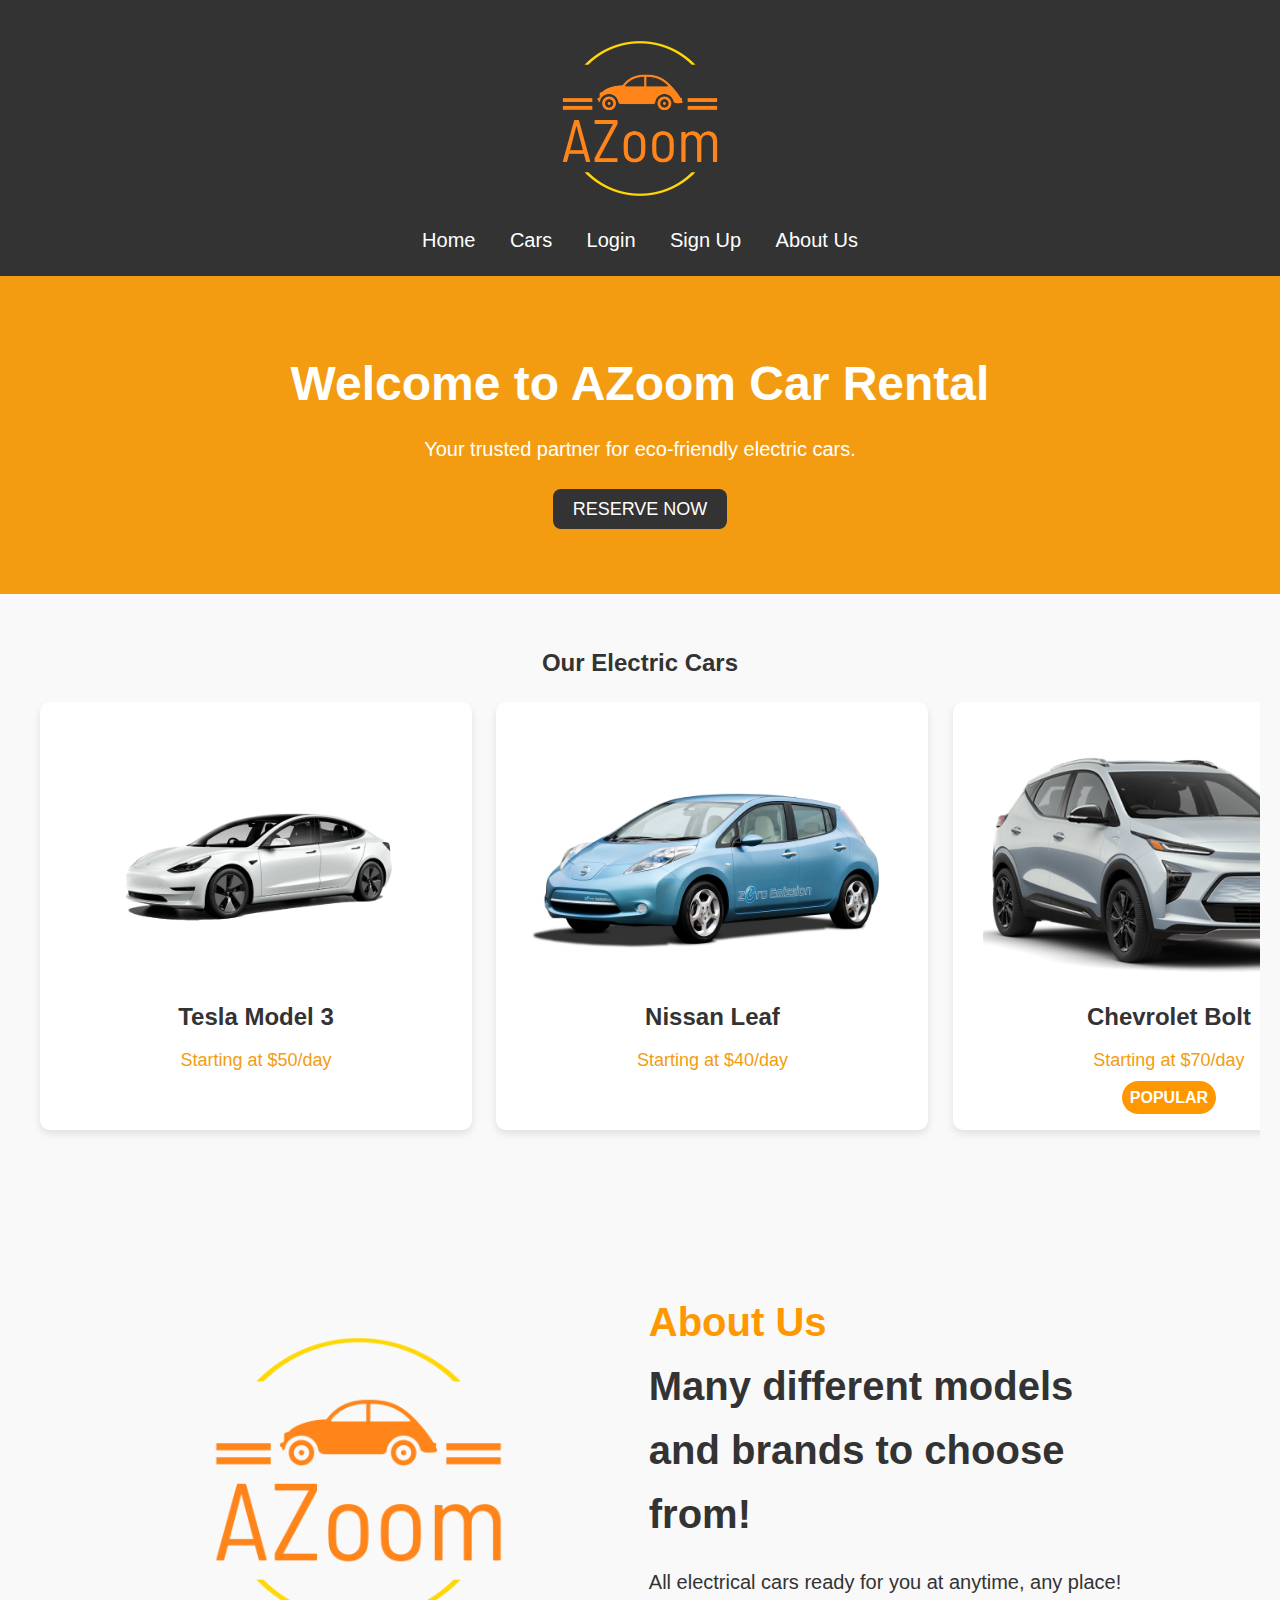
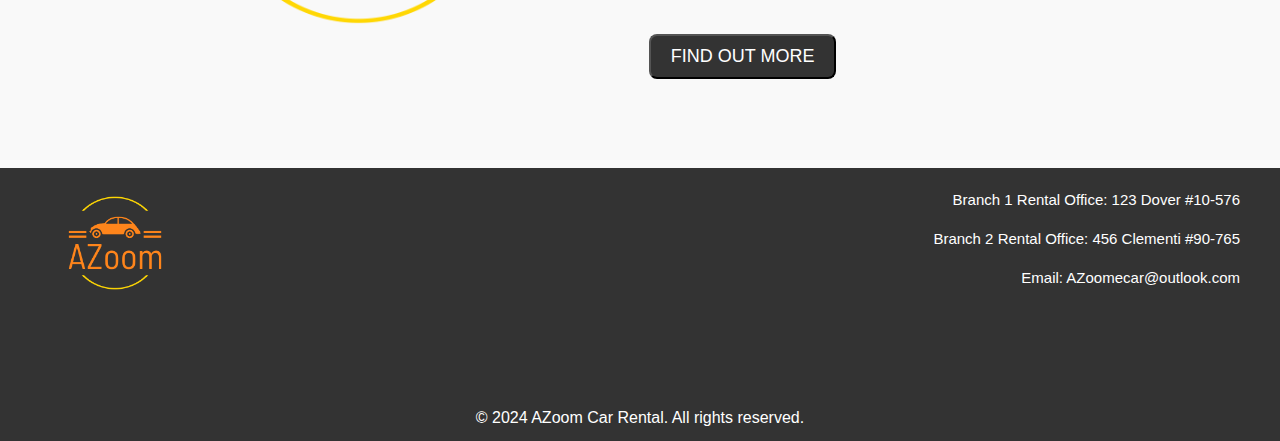
<file: ISIT 207/Assignment_2/index.html>
<!DOCTYPE html>
<html lang="en">

<head>
    <meta charset="UTF-8">
    <meta name="viewport" content="width=device-width, initial-scale=1.0">
    <title>AZoom Car Rental</title>
    <link rel="stylesheet" href="style.css">
    <link rel="stylesheet" href="https://cdnjs.cloudflare.com/ajax/libs/font-awesome/4.7.0/css/font-awesome.min.css">
    <link rel="icon" type="image/x-icon" href="resources/images/favicon.ico">
    <script src="script.js" defer></script>
</head>

<body>

    <header>
        <div id="logo">
            <a href="index.html"><img src="resources/images/azoom_logo.png" alt="AZoom Car Rental Logo"></a>
        </div>
        <div id="hamburger_icon">
            <a href="javascript:void(0);" class="icon" onclick="hamburger()"><i class="fa fa-bars"
                    style="font-size:70px; color:white"></i></a>
        </div>
        <div id="cross_icon" class="hidden">
            <a href="javascript:void(0);" class="icon" onclick="cross()"><i class="fa fa-close"
                    style="font-size:70px; color:white;"></i></a>
        </div>

        <nav>
            <ul id="links">
                <li><a href="index.html">Home</a></li>
                <li><a href="#cars">Cars</a></li>
                
                <li id="reservationBtn" class="hidden"><a href="reservation.html">Reservation</a></li>
                <li id="returningBtn" class="hidden"><a href="returning.html">Returning</a></li>
                <li id="loginBtn"><a href="login.html">Login</a></li>
                <li id="signupBtn"><a href="signup.html">Sign Up</a></li>
                <li id="logoutBtn" class="hidden"><a href="#" onclick="logOut()">Log Out</a></li>
                <li><a href="#about_container">About Us</a></li>
            </ul>
        </nav>
    </header>

    <section id="home">
        <div class="banner">
            <h1>Welcome to AZoom Car Rental</h1>
            <p>Your trusted partner for eco-friendly electric cars.</p>
            <a href="login.html" class="btn" id="reserveBtn">Reserve Now</a>
        </div>
    </section>

    <section id="cars">
        <h2>Our Electric Cars</h2>
        <div class="car_list">
            <div class="car_item">
                <a href="login.html">
                    <img src="resources/images/tesla_m3.png" alt="Electric Car 1">
                    <h3>Tesla Model 3</h3>
                    <p>Starting at $50/day</p>
                    <br>
                </a>
            </div>

            <div class="car_item">
                <a href="login.html">
                    <img src="resources/images/nissan_leaf.jpg" alt="Electric Car 2">
                    <h3>Nissan Leaf</h3>
                    <p>Starting at $40/day</p>
                    <br>
                </a>
            </div>

            <div class="car_item">
                <a href="login.html">
                    <img src="resources/images/chevrolet_bolt.png" alt="Electric Car 3">
                    <h3>Chevrolet Bolt</h3>
                    <p>Starting at $70/day</p>
                    <span class="tag">POPULAR</span>
                </a>
            </div>

            <div class="car_item">
                <a href="login.html">
                    <img src="resources/images/tesla_model_x_luxury.png" alt="Electric Car 4">
                    <h3>Tesla Model X Luxury</h3>
                    <p>Starting at $60/day</p>
                    <br>
                </a>
            </div>
        </div>
    </section>


    <div id="about_container">
        <div class="about_left">
            <img src="resources/images/azoom_logo.png" alt="logo" width="100%">
        </div>

        <div class="about_right">
            <span>
                <h1>About Us</h1>
                <h2>Many different models and brands to choose from!</h2>
                <p>All electrical cars ready for you at anytime, any place!</p>
                <br>
                <button class="btn" type="button">Find out more</button>
            </span>
        </div>
    </div>

    <footer>
        <div id="footer_container">
            <span id="footer_left">
                <a href="index.html"><img src="resources/images/azoom_logo.png" alt="logo" width="150px"></a>
            </span>

            <span id="footer_right">
                <span>
                    <p>Branch 1 Rental Office: 123 Dover #10-576</p>
                    <p>Branch 2 Rental Office: 456 Clementi #90-765</p>
                    <p id="footer_email">Email: <a href="mailto:AZoomecar@outlook.com">AZoomecar@outlook.com</a></p>
                </span>
            </span>
        </div>


        <p id="copyright">&copy; 2024 AZoom Car Rental. All rights reserved.</p>
    </footer>
</body>

</html>
</file>
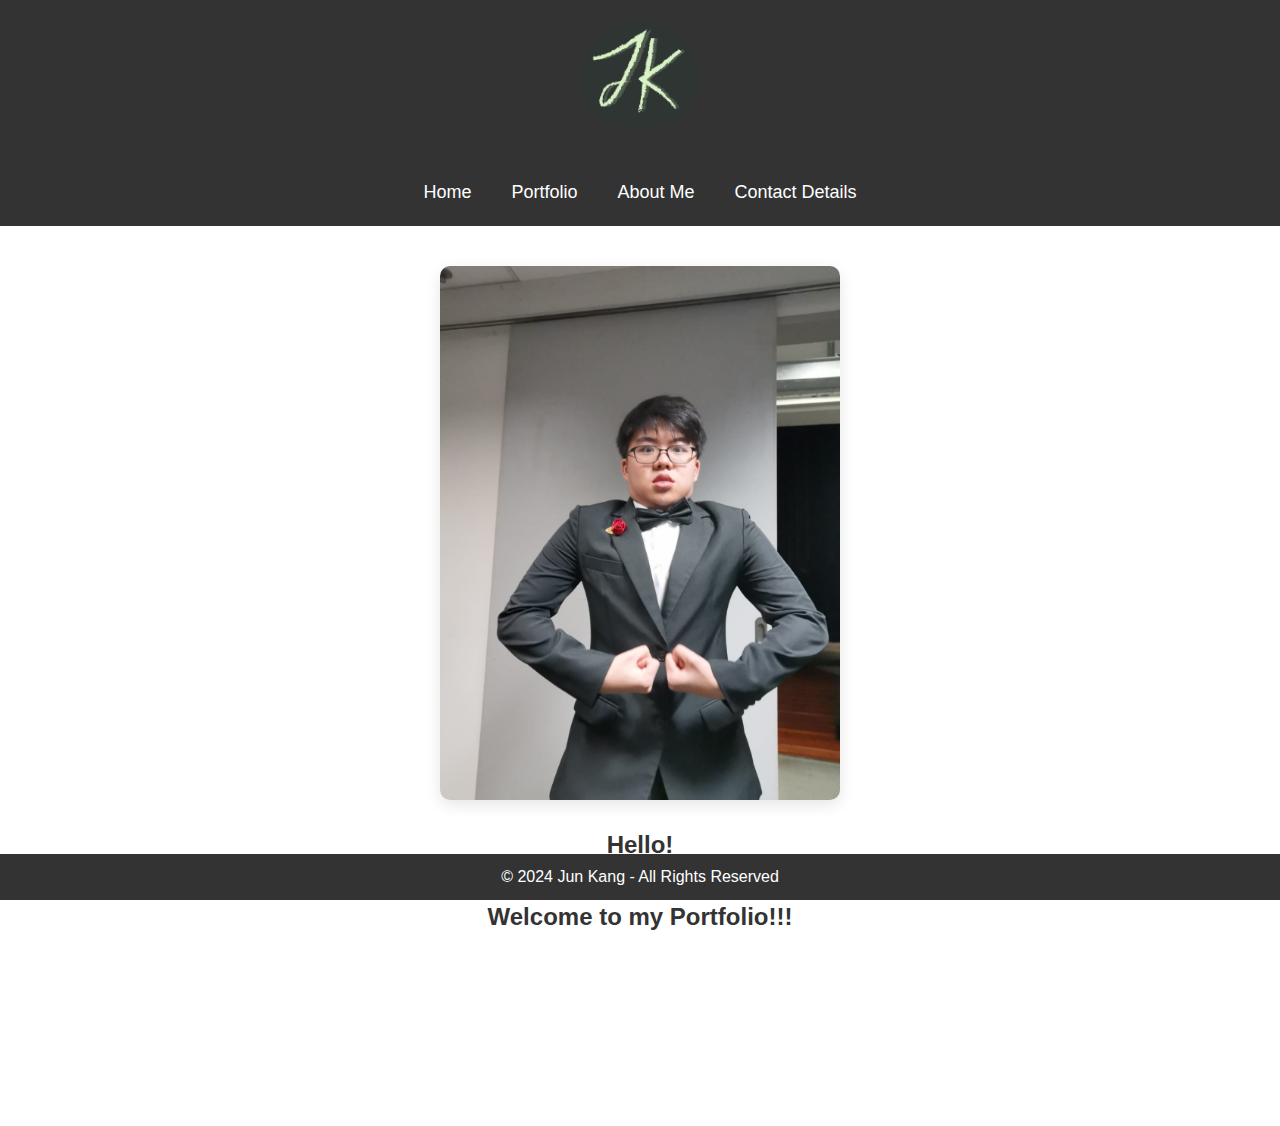
<file: Project Archives/Portfolio Project HTML/index.html>
<!DOCTYPE html>
<html>

<head>
  <meta charset="utf-8" />
  <link rel="stylesheet" type=text/css href="style.css">
  <title>Welcome to my Website!</title>
</head>
<header id="logo">
  <a href="index.html"><img src="images/logo.png" alt="Logo" /></a>
</header>

<body>
  <div id="main-container">
    <nav id="nav-flex-container">
      <ul class="main-menu">
        <li id="Homer"><a href="index.html" title="Home">Home</a></li>
        <li>
          <a href="Project1_Portfolio.html" title="Portfolio">Portfolio</a>
        </li>
        <li><a href="Project1_AboutMe.html" title="About Me">About Me</a></li>
        <li>
          <a href="Project1_Contact.html" title="Contact">Contact Details</a>
        </li>
      </ul>
    </nav>
    <main>
      <div id="flex-container">
        <section id="s1">
          <img id="flexer" src="images/flex.png" alt="Portfolio Image" />
        </section>
        <p id="text1">
          Hello!<br />My name is Jun Kang!<br />Welcome to my Portfolio!!!
        </p>
      </div>
    </main>
  </div>
  <footer>&copy; 2024 Jun Kang - All Rights Reserved</footer>
</body>

</html>
</file>
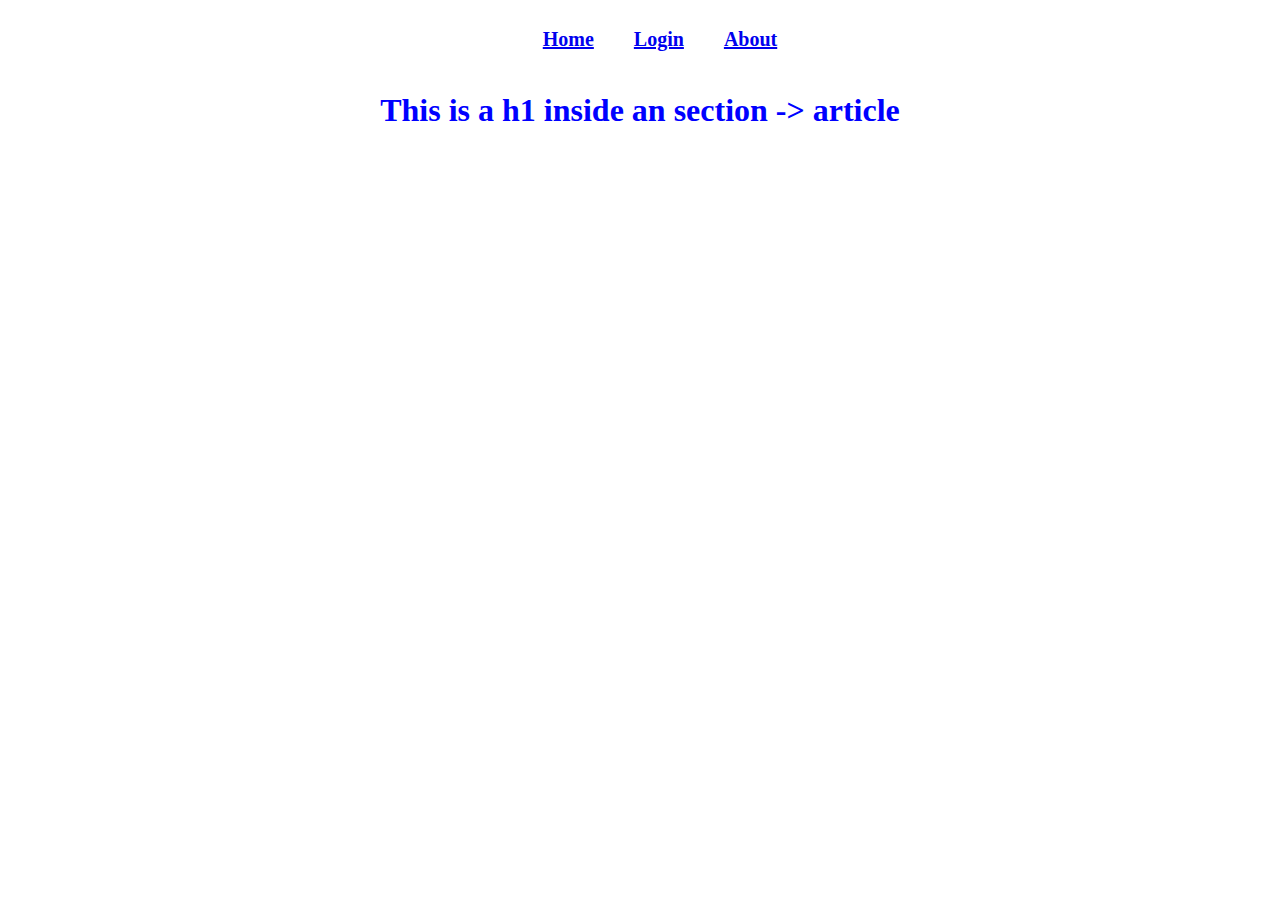
<file: ISIT 207/Activities/LearningA3/index.html>
<!DOCTYPE html>
<html lang="en">
<head>
    <meta charset="UTF-8">
    <meta name="viewport" content="width=device-width, initial-scale=1.0">
    <title>Document</title>
    <style>
        section article h1 {
            text-align:center;
            color:blue;
        }
        
        #navbar {
            display:flex;
            justify-content: center;
            font-weight: bold;
            font-size: 20px;
        }
        @media only screen and (max-width:800px) {
            body {
                background-color: lightgray;
            }
        }
    </style>
</head>

<body>
<header>
    <nav id="navbar">
        <ul><a href="#">Home</a></ul>
        <ul><a href="#">Login</a></ul>
        <ul><a href="#">About</a></ul>
    </nav>
</header>

<section>
    <article>
        <h1>This is a h1 inside an section -> article</h1>
    </article>
</section>

<footer>

</footer>

</body>
</html>
</file>
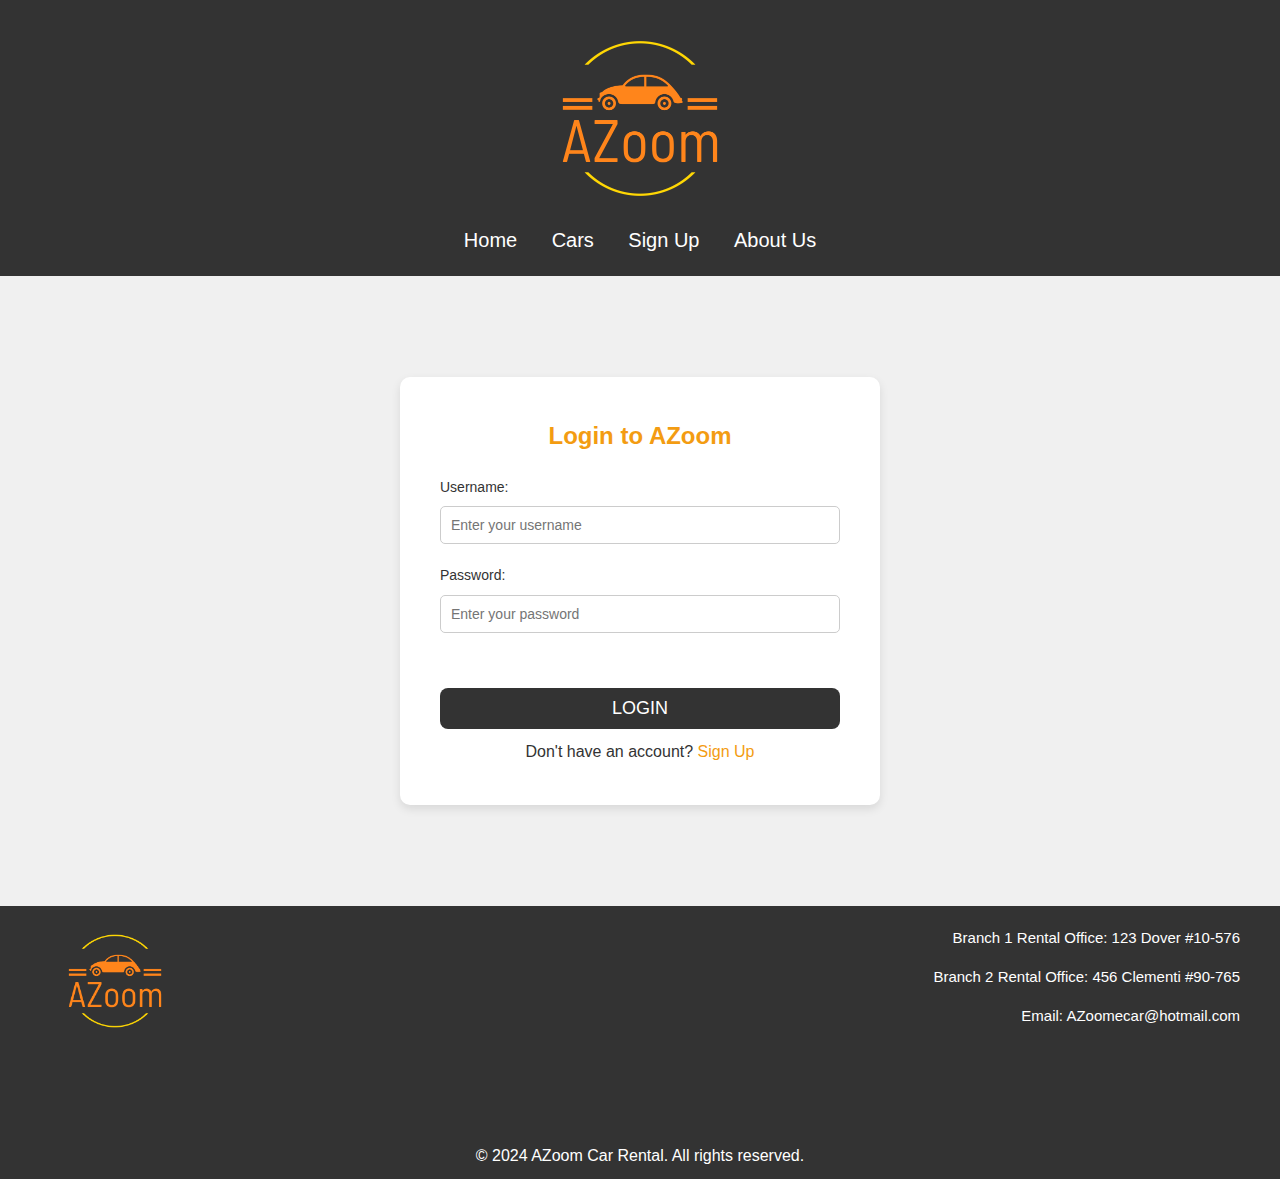
<file: ISIT 207/Assignment_2/login.html>
<!DOCTYPE html>
<html lang="en">

<head>
    <meta charset="UTF-8" />
    <meta name="viewport" content="width=device-width, initial-scale=1.0" />
    <title>Login - AZoom Car Rental</title>
    <link rel="stylesheet" href="style.css" />
    <link rel="icon" type="image/x-icon" href="resources/images/favicon.ico">
    <link rel="stylesheet" href="https://cdnjs.cloudflare.com/ajax/libs/font-awesome/4.7.0/css/font-awesome.min.css">
    <script src="script.js" defer></script>
    
</head>

<body>

    <header>
        <div id="logo">
            <a href="index.html"><img src="resources/images/azoom_logo.png" alt="AZoom Car Rental Logo"></a>
        </div>

        <div id="hamburger_icon">
            <a href="javascript:void(0);" class="icon" onclick="hamburger()"><i class="fa fa-bars"
                    style="font-size:70px; color:white"></i></a>
        </div>
        <div id="cross_icon" class="hidden">
            <a href="javascript:void(0);" class="icon" onclick="cross()"><i class="fa fa-close"
                    style="font-size:70px; color:white;"></i></a>
        </div>

        <nav>
            <ul id="links">
                <li><a href="index.html">Home</a></li>
                <li><a href="index.html#cars">Cars</a></li>
                <li><a href="signup.html">Sign Up</a></li>
                <li><a href="index.html#about_container">About Us</a></li>
            </ul>
        </nav>
    </header>


    <section id="login">
        <div class="login_container">
            <h2>Login to AZoom</h2>
            <form id="login_form">
                <label for="username">Username:</label>
                <input type="text" id="username" name="username" placeholder="Enter your username" required />

                <label for="password">Password:</label>
                <input type="password" id="password" name="password" placeholder="Enter your password" required />

                <br>
                <button type="submit" class="btn" onclick="commenceLogin()">Login</button>
            </form>

            <p>Don't have an account? <a href="signup.html">Sign Up</a></p>
        </div>
    </section>

    <footer>
        <div id="footer_container">
            <span id="footer_left">
                <a href="index.html"><img src="resources/images/azoom_logo.png" alt="logo" width="150px"></a>
            </span>

            <span id="footer_right">
                <span>
                    <p>Branch 1 Rental Office: 123 Dover #10-576</p>
                    <p>Branch 2 Rental Office: 456 Clementi #90-765</p>
                    <p id="footer_email">Email: <a href="mailto:AZoomecar@hotmail.com">AZoomecar@hotmail.com</a></p>
                </span>
            </span>
        </div>


        <p id="copyright">&copy; 2024 AZoom Car Rental. All rights reserved.</p>
    </footer>

</body>

</html>
</file>
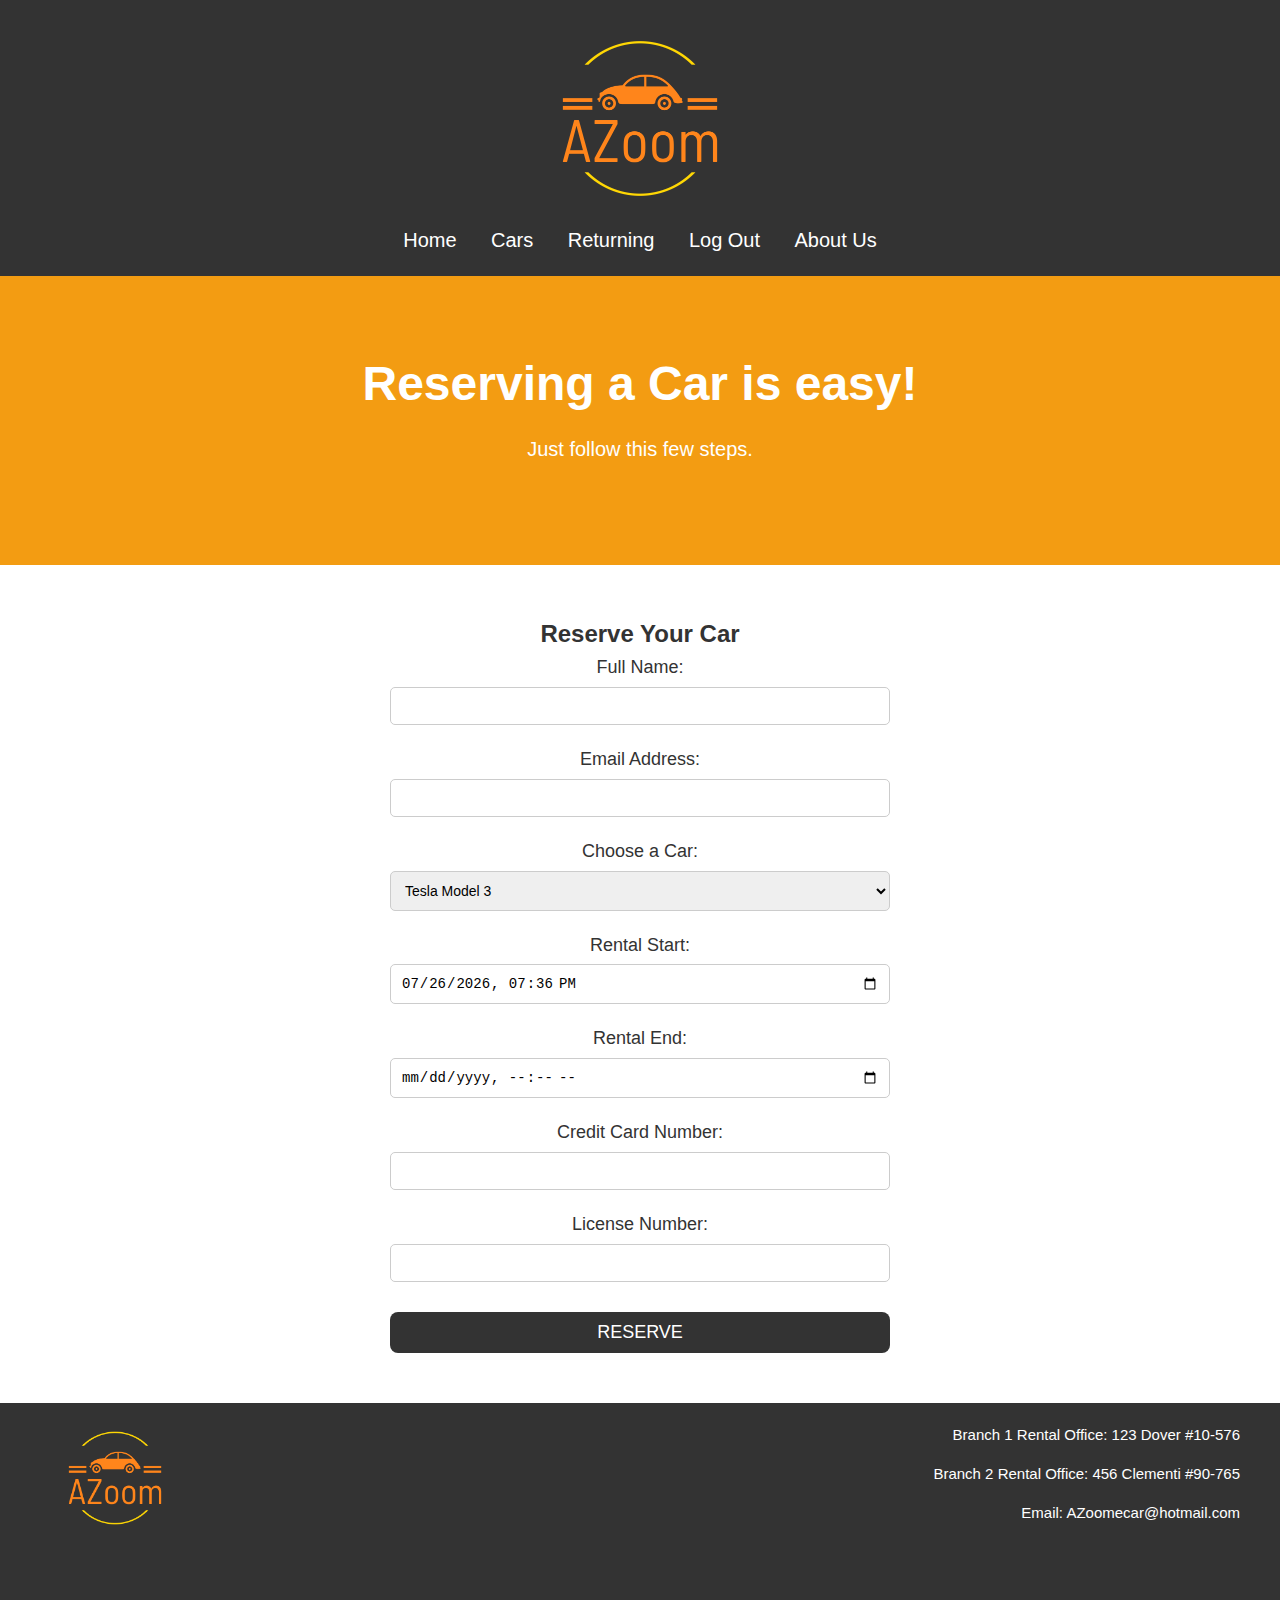
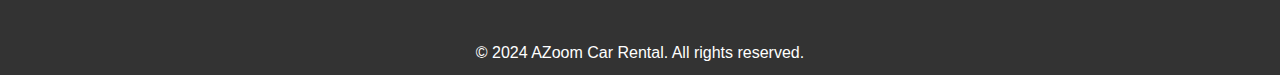
<file: ISIT 207/Assignment_2/reservation.html>
<!DOCTYPE html>
<html lang="en">

<head>
    <meta charset="UTF-8">
    <meta name="viewport" content="width=device-width, initial-scale=1.0">
    <title>Reservation - AZoom</title>
    <link rel="stylesheet" href="style.css">
    <link rel="stylesheet" href="https://cdnjs.cloudflare.com/ajax/libs/font-awesome/4.7.0/css/font-awesome.min.css">
    <link rel="icon" type="image/x-icon" href="resources/images/favicon.ico">
    <script src="script.js" defer></script>
</head>

<body>
    <header>
        <div id="logo">
            <a href="index.html"><img src="resources/images/azoom_logo.png" alt="AZoom Car Rental Logo"></a>
        </div>
        <div id="hamburger_icon">
            <a href="javascript:void(0);" class="icon" onclick="hamburger()"><i class="fa fa-bars"
                    style="font-size:70px; color:white"></i></a>
        </div>
        <div id="cross_icon" class="hidden">
            <a href="javascript:void(0);" class="icon" onclick="cross()"><i class="fa fa-close"
                    style="font-size:70px; color:white;"></i></a>
        </div>

        <nav>
            <ul id="links">
                <li><a href="index.html">Home</a></li>
                <li><a href="#cars">Cars</a></li>
                <li><a href="returning.html">Returning</a></li>
                <li><a href="#" onclick="logOut()">Log Out</a></li>
                <li><a href="#">About Us</a></li>
            </ul>
        </nav>
    </header>

    <section id="home">
        <div class="banner">
            <h1>Reserving a Car is easy!</h1>
            <p>Just follow this few steps.</p>
        </div>
    </section>

    <section id="reservation">
        <h2>Reserve Your Car</h2>
        <form id="reservation_form">
            <label for="name">Full Name:</label>
            <input type="text" id="name" name="name" required>

            <label for="email">Email Address:</label>
            <input type="email" id="email" name="email" required>

            <label for="car_select">Choose a Car:</label>
            <select id="car_select" name="car_select">
                <option value="Tesla Model 3">Tesla Model 3</option>
                <option value="Nissan Leaf">Nissan Leaf</option>
                <option value="Chevrolet Bolt">Chevrolet Bolt</option>
                <option value="Tesla Model X Luxury">Tesla Model X Luxury</option>
            </select>

            <label for="rental_start">Rental Start:</label>
            <input type="datetime-local" id="rental_start" name="rental_start" required>

            <label for="rental_end">Rental End:</label>
            <input type="datetime-local" id="rental_end" name="rental_end" required>

            <label for="credit_card">Credit Card Number:</label>
            <input type="text" id="credit_card" name="credit_card" required>

            <label for="licence_number">License Number:</label>
            <input type="text" id="licence_number" name="licence_number" required>

            <button type="submit" class="btn">Reserve</button>
        </form>
    </section>

    <footer>
        <div id="footer_container">
            <span id="footer_left">
                <a href="index.html"><img src="resources/images/azoom_logo.png" alt="logo" width="150px"></a>
            </span>

            <span id="footer_right">
                <span>
                    <p>Branch 1 Rental Office: 123 Dover #10-576</p>
                    <p>Branch 2 Rental Office: 456 Clementi #90-765</p>
                    <p id="footer_email">Email: <a href="mailto:AZoomecar@hotmail.com">AZoomecar@hotmail.com</a></p>
                </span>
            </span>
        </div>


        <p id="copyright">&copy; 2024 AZoom Car Rental. All rights reserved.</p>
    </footer>

</body>

</html>
</file>
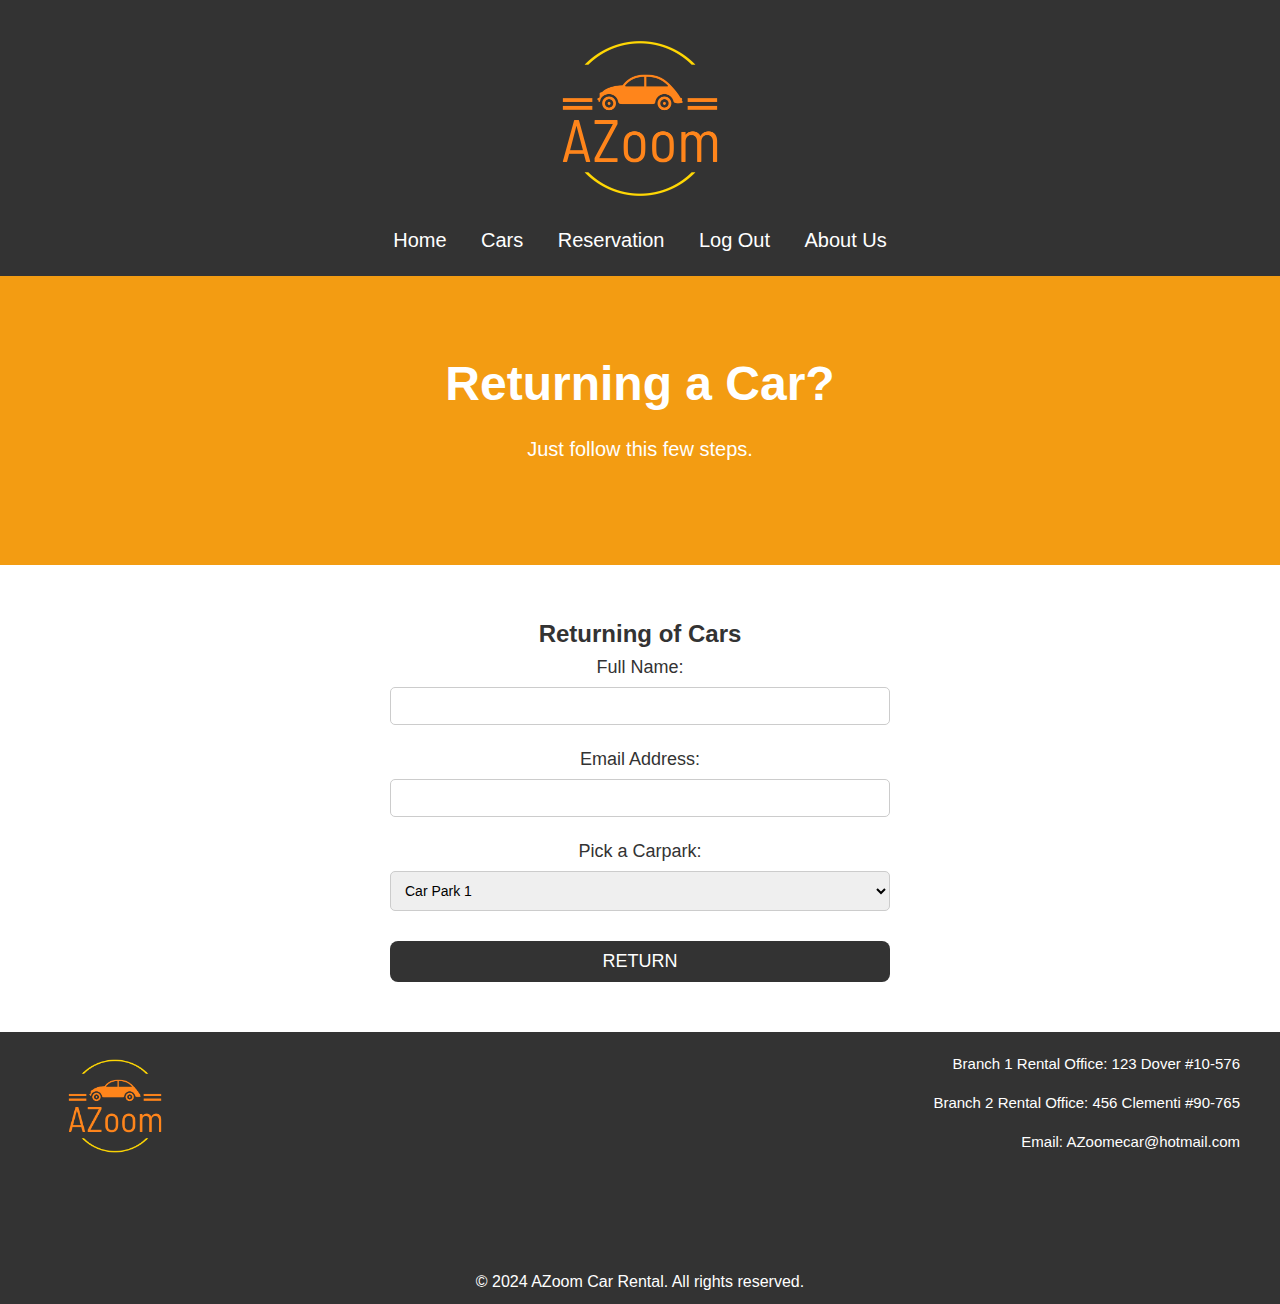
<file: ISIT 207/Assignment_2/returning.html>
<!DOCTYPE html>
<html lang="en">

<head>
    <meta charset="UTF-8">
    <meta name="viewport" content="width=device-width, initial-scale=1.0">
    <title>Returning - AZoom Car Rental</title>
    <link rel="stylesheet" href="style.css">
    <link rel="icon" type="image/x-icon" href="resources/images/favicon.ico">
    <link rel="stylesheet" href="https://cdnjs.cloudflare.com/ajax/libs/font-awesome/4.7.0/css/font-awesome.min.css">
    <script src="script.js" defer></script>
</head>

<body>

    <header>
        <div id="logo">
            <a href="index.html"><img src="resources/images/azoom_logo.png" alt="AZoom Car Rental Logo"></a>
        </div>

        <div id="hamburger_icon">
            <a href="javascript:void(0);" class="icon" onclick="hamburger()"><i class="fa fa-bars"
                    style="font-size:70px; color:white"></i></a>
        </div>
        <div id="cross_icon" class="hidden">
            <a href="javascript:void(0);" class="icon" onclick="cross()"><i class="fa fa-close"
                    style="font-size:70px; color:white;"></i></a>
        </div>

        <nav>
            <ul id="links">
                <li><a href="index.html">Home</a></li>
                <li><a href="index.html#cars">Cars</a></li>
                <li><a href="reservation.html">Reservation</a></li>
                <li><a href="#" onclick="logOut()">Log Out</a></li>
                <li><a href="index.html#about_container">About Us</a></li>
            </ul>
        </nav>
    </header>

    <section id="home">
    <div class="banner">
        <h1>Returning a Car?</h1>
        <p>Just follow this few steps.</p>
    </div>
    </section>

    <section id="returning">
        <h2>Returning of Cars</h2>
        <form id="returning_form">
            <label for="name">Full Name:</label>
            <input type="text" id="name" name="name" required>

            <label for="email">Email Address:</label>
            <input type="email" id="email" name="email" required>

            <label for="car_park">Pick a Carpark:</label>
            <select id="car_park" name="car_park">
                <option value="car_park1">Car Park 1</option>
                <option value="car_park2">Car Park 2</option>
                <option value="car_park3">Car Park 3</option>
            </select>

            <button type="submit" class="btn" >Return</button>
        </form>

    </section>

    <footer>
        <div id="footer_container">
            <span id="footer_left">
                <a href="index.html"><img src="resources/images/azoom_logo.png" alt="logo" width="150px"></a>
            </span>

            <span id="footer_right">
                <span>
                    <p>Branch 1 Rental Office: 123 Dover #10-576</p>
                    <p>Branch 2 Rental Office: 456 Clementi #90-765</p>
                    <p id="footer_email">Email: <a href="mailto:AZoomecar@hotmail.com">AZoomecar@hotmail.com</a></p>
                </span>
            </span>
        </div>
        

        <p id="copyright">&copy; 2024 AZoom Car Rental. All rights reserved.</p>
    </footer>
</body>

</html>
</file>
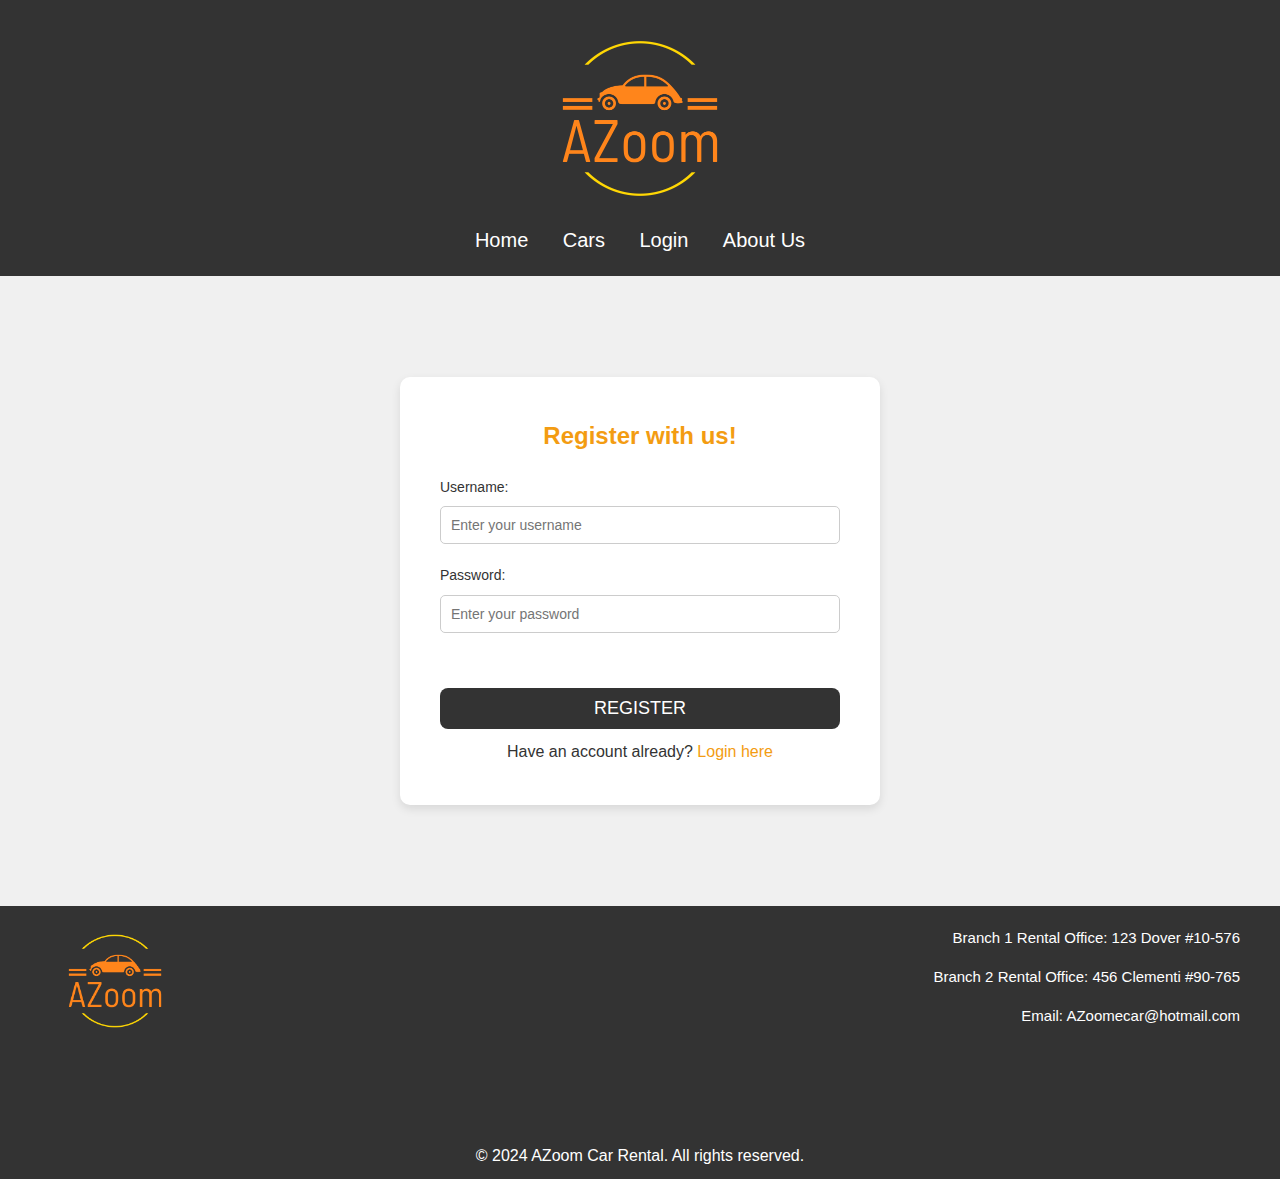
<file: ISIT 207/Assignment_2/signup.html>
<!DOCTYPE html>
<html lang="en">
<head>
    <meta charset="UTF-8">
    <meta name="viewport" content="width=device-width, initial-scale=1.0">
    <script src="script.js" defer></script>
    <link rel="stylesheet" href="style.css">
    <link rel="stylesheet" href="https://cdnjs.cloudflare.com/ajax/libs/font-awesome/4.7.0/css/font-awesome.min.css">
    <link rel="icon" type="image/x-icon" href="resources/images/favicon.ico">
    <title>Sign Up - AZoom</title>
</head>
<body>
    <header>
        <div id="logo">
            <a href="index.html"><img src="resources/images/azoom_logo.png" alt="AZoom Car Rental Logo"></a>
        </div>

        <div id="hamburger_icon">
            <a href="javascript:void(0);" class="icon" onclick="hamburger()"><i class="fa fa-bars"
                    style="font-size:70px; color:white"></i></a>
        </div>
        <div id="cross_icon" class="hidden">
            <a href="javascript:void(0);" class="icon" onclick="cross()"><i class="fa fa-close"
                    style="font-size:70px; color:white;"></i></a>
        </div>

        <nav>
            <ul id="links">
                <li><a href="index.html">Home</a></li>
                <li><a href="index.html#cars">Cars</a></li>
                <li><a href="login.html">Login</a></li>
                <li><a href="index.html#about_container">About Us</a></li>
            </ul>
        </nav>
    </header>


    <section id="register">
        <div class="register_container">
            <h2>Register with us!</h2>
            <form id="register_form">
                <label for="register_username">Username:</label>
                <input type="text" id="register_username" name="register_username" placeholder="Enter your username" required />

                <label for="register_password">Password:</label>
                <input type="password" id="register_password" name="register_password" placeholder="Enter your password" required />

                <br>
                <button type="submit" class="btn" onclick="registerUser()">Register</button>
            </form>

            <p>Have an account already? <a href="login.html">Login here</a></p>
        </div>
    </section>

    <footer>
        <div id="footer_container">
            <span id="footer_left">
                <a href="index.html"><img src="resources/images/azoom_logo.png" alt="logo" width="150px"></a>
            </span>

            <span id="footer_right">
                <span>
                    <p>Branch 1 Rental Office: 123 Dover #10-576</p>
                    <p>Branch 2 Rental Office: 456 Clementi #90-765</p>
                    <p id="footer_email">Email: <a href="mailto:AZoomecar@hotmail.com">AZoomecar@hotmail.com</a></p>
                </span>
            </span>
        </div>


        <p id="copyright">&copy; 2024 AZoom Car Rental. All rights reserved.</p>
    </footer>
</body>
</html>
</file>
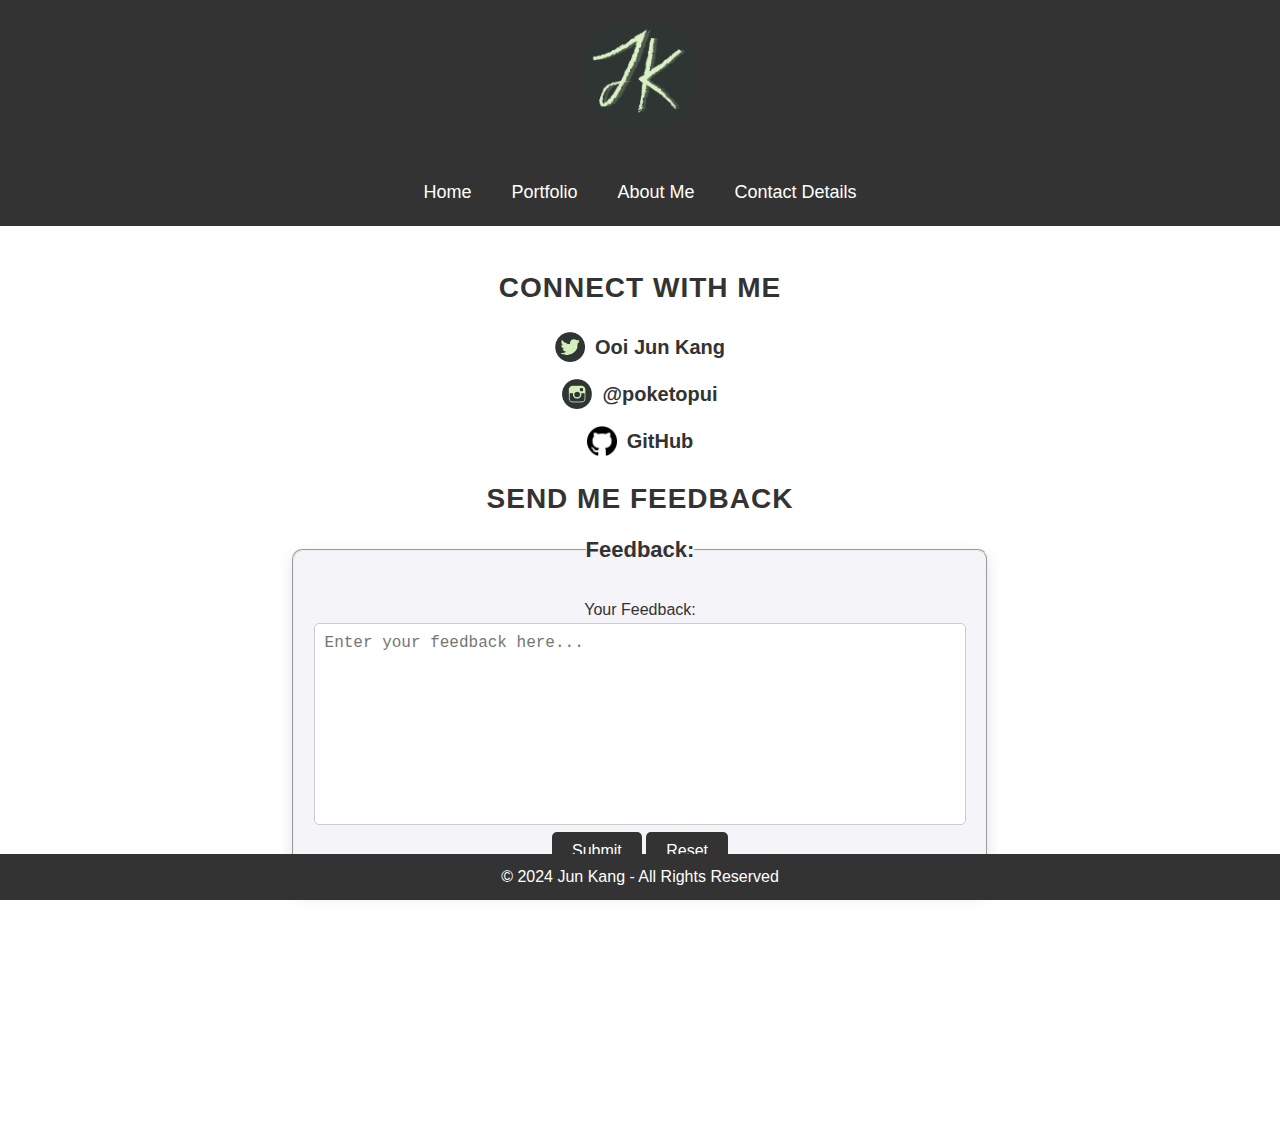
<file: Project Archives/Portfolio Project HTML/Project1_Contact.html>
<!DOCTYPE html>
<html lang="en">

<head>
    <meta charset="UTF-8" />
    <meta name="viewport" content="width=device-width, initial-scale=1.0" />
    <title>About Me</title>
    <link rel="stylesheet" type="text/css" href="style.css" />
    <style>
        /* Social Media Section */
        #social-media-section h2 {
            font-size: 28px;
            color: #333;
            margin-bottom: 20px;
            text-transform: uppercase;
            letter-spacing: 1px;
            animation: fadeInUp 2s ease-in-out;
        }

        #social-media {
            list-style-type: none;
            padding: 0;
        }

        #social-media li {
            margin: 15px 0;
        }

        #social-media a {
            display: flex;
            align-items: center;
            justify-content: center;
            text-decoration: none;
            color: #333;
            font-size: 20px;
            font-weight: bold;
            transition: color 0.3s ease;
        }

        #social-media a:hover {
            color: #f39c12;
        }

        #social-media img {
            width: 30px;
            height: auto;
            margin-right: 10px;
            transition: transform 0.3s ease-in-out;
        }

        #social-media a:hover img {
            transform: scale(1.2);
        }

        /* Feedback Section */


        #feedback-section h2 {
            font-size: 28px;
            color: #333;
            margin-top: 20px;
            margin-bottom: 10px;
            text-transform: uppercase;
            letter-spacing: 1px;
            animation: fadeInUp 2s ease-in-out;
        }

        #fb {
            background-color: #f4f4f9;
            padding: 20px;
            border-radius: 10px;
            box-shadow: 0 5px 15px rgba(0, 0, 0, 0.1);
            animation: fadeIn 2s ease-in-out;
        }

        #fb legend {
            font-size: 22px;
            color: #333;
            margin-bottom: 10px;
        }

        #fb textarea {
            width: 100%;
            padding: 10px;
            border-radius: 5px;
            border: 1px solid #ccc;
            resize: none;
            font-size: 16px;
        }

        #fb input[type="submit"],
        #fb input[type="reset"] {
            padding: 10px 20px;
            font-size: 16px;
            background-color: #333;
            color: #fff;
            border: none;
            border-radius: 5px;
            cursor: pointer;
            transition: background-color 0.3s ease;
        }

        #fb input[type="submit"]:hover,
        #fb input[type="reset"]:hover {
            background-color: #f39c12;
        }
    </style>
</head>

<body>
    <header id="logo">
        <a href="index.html">
            <img src="images/logo.png" alt="Logo" />
        </a>
    </header>

    <div id="main-container">
        <nav id="nav-flex-container">
            <ul class="main-menu">
                <li><a href="index.html" title="Home">Home</a></li>
                <li>
                    <a href="Project1_Portfolio.html" title="Portfolio">Portfolio</a>
                </li>
                <li><a href="Project1_AboutMe.html" title="About Me">About Me</a></li>
                <li>
                    <a href="Project1_Contact.html" title="Contact">Contact Details</a>
                </li>
            </ul>
        </nav>

        <main>
            <div id="flex-container">
                <section id="social-media-section">
                    <h2>Connect with Me</h2>
                    <ul id="social-media">
                        <li>
                            <a id="social" href="https://twitter.com/Xenoficx">
                                <img id="icon" src="images/Twitter.png" alt="Twitter Icon" />
                                Ooi Jun Kang
                            </a>
                        </li>
                        <li>
                            <a id="social" href="https://www.instagram.com/poketopui">
                                <img id="icon" src="images/Instagram.png" alt="Instagram Icon" />
                                @poketopui
                            </a>
                        </li>
                        <li></li>
                        <a id="social" href="https://github.com/OCodeJK/Uni_Projects">
                            <img id="icon" src="images/github.png" alt="GitHub Icon" />
                            GitHub
                        </a>
                        </li>
                    </ul>
                </section>

                <section id="feedback-section">
                    <h2>Send me Feedback</h2>
                    <form method="post" action="#">
                        <fieldset id="fb">
                            <legend><strong>Feedback:</strong></legend>
                            <div>
                                <label for="texter">Your Feedback:</label>
                                <textarea id="texter" name="feedback" placeholder="Enter your feedback here..."
                                    rows="10" cols="50" required></textarea>
                            </div>
                            <div>
                                <input id="submit" type="submit" value="Submit" />
                                <input id="reset" type="reset" value="Reset" />
                            </div>
                        </fieldset>
                    </form>
                </section>
            </div>
        </main>
    </div>
    <footer>&copy; 2024 Jun Kang - All Rights Reserved</footer>
</body>

</html>
</file>
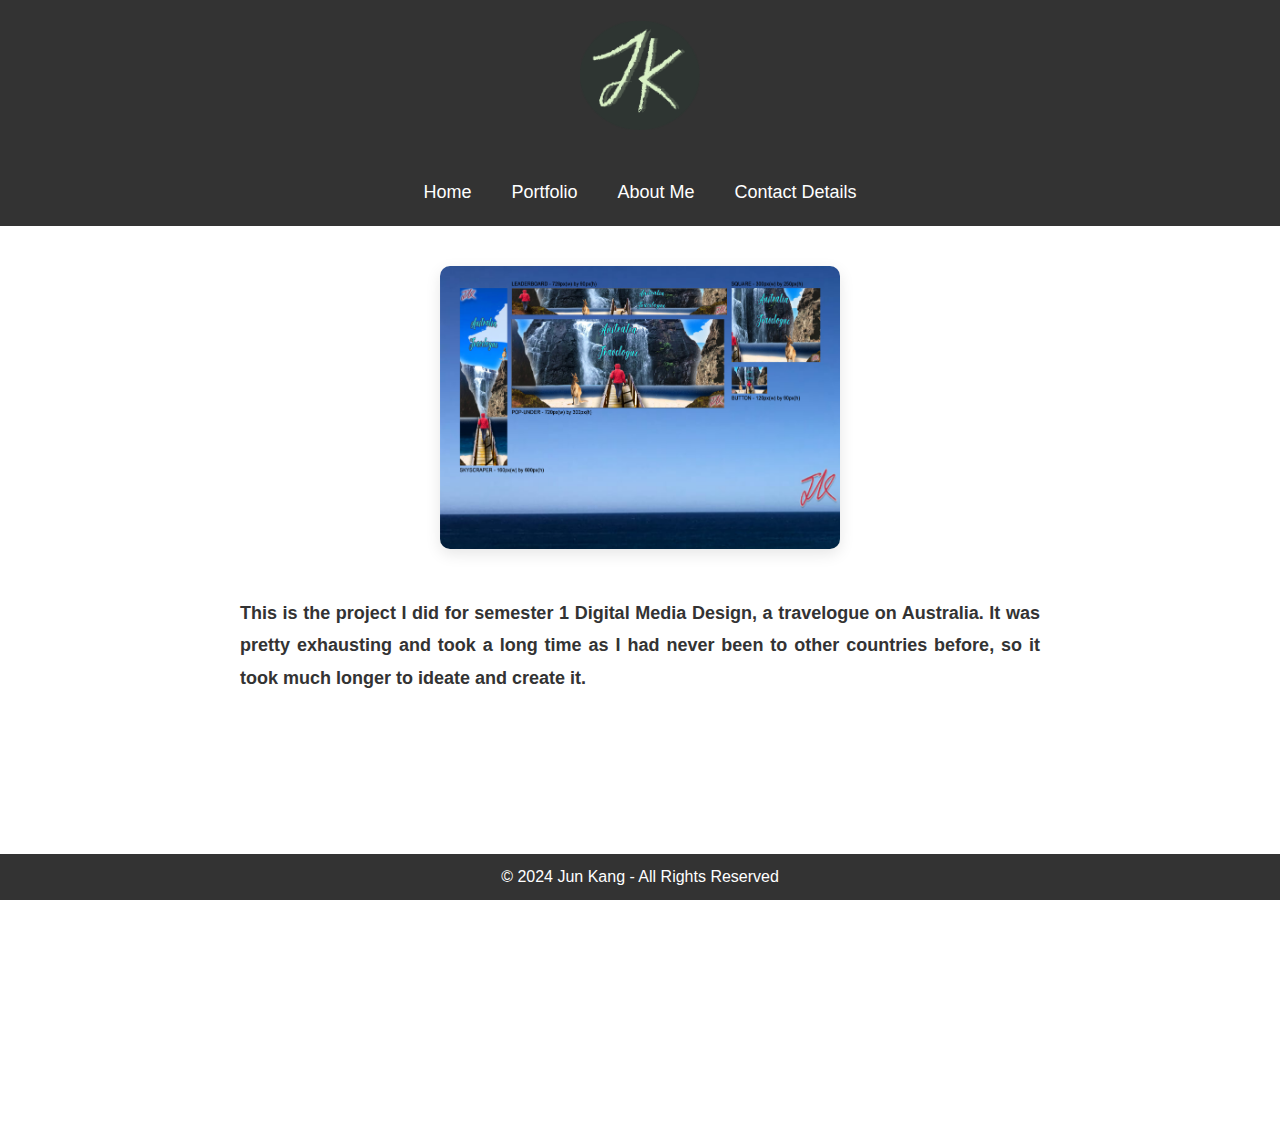
<file: Project Archives/Portfolio Project HTML/Project1_Portfolio.html>
<!DOCTYPE html>
<html lang="en">
  <head>
    <meta charset="UTF-8" />
    <meta name="viewport" content="width=device-width, initial-scale=1.0" />
    <link rel="stylesheet" type=text/css href="style.css">
    <title>Welcome to my Portfolio</title>
    <style>
      #text1 {
        font-size: 18px;
        color: #333;
        line-height: 1.8;
        margin-top: 20px;
        width: 90%;
        max-width: 800px;
        text-align: justify;
        animation: fadeInUp 2s ease-in-out;
      }
    </style>
  </head>
  <header id="logo">
    <a href="index.html"><img src="images/logo.png" alt="Logo" /></a>
  </header>
  <body>
    <div id="main-container">
      <nav id="nav-flex-container">
        <ul class="main-menu">
          <li><a href="index.html" title="Home">Home</a></li>
          <li id="port">
            <a href="Portfolio.html" title="Portfolio">Portfolio</a>
          </li>
          <li><a href="Project1_AboutMe.html" title="About Me">About Me</a></li>
          <li>
            <a href="Project1_Contact.html" title="Contact">Contact Details</a>
          </li>
        </ul>
      </nav>
      <main>
        <div id="flex-container">
          <section id="s1">
            <img
              id="project"
              src="images/lasttimeproject.jpg"
              alt="Project Image"
            />
          </section>
          <p id="text1">
            This is the project I did for semester 1 Digital Media Design, a
            travelogue on Australia. It was pretty exhausting and took a long
            time as I had never been to other countries before, so it took much
            longer to ideate and create it.
          </p>
        </div>
      </main>
    </div>
    <footer>&copy; 2024 Jun Kang - All Rights Reserved</footer>
  </body>
</html>
</file>
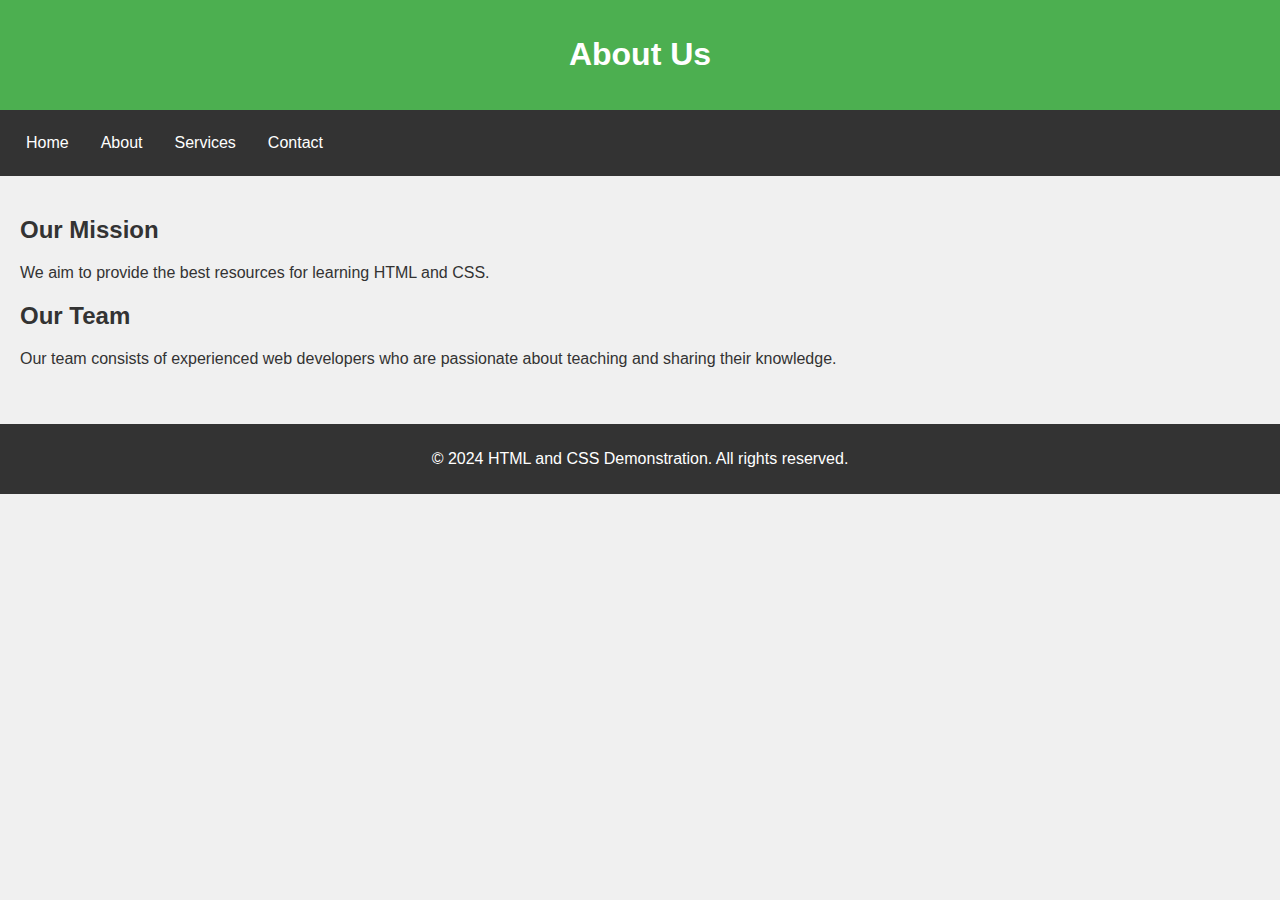
<file: ISIT 207/Activities/LearningA2/about.html>
<!DOCTYPE html>
<html lang="en">
<head>
    <meta charset="UTF-8">
    <meta name="viewport" content="width=device-width, initial-scale=1.0">
    <title>About Us</title>
    <style>
        body {
            font-family: Arial, sans-serif;
            margin: 0;
            padding: 0;
            background-color: #f0f0f0;
            color: #333;
        }

        header {
            background-color: #4CAF50;
            color: white;
            padding: 15px;
            text-align: center;
        }

        nav {
            margin: 0;
            padding: 10px;
            background-color: #333;
        }

        nav ul {
            list-style-type: none;
            margin: 0;
            padding: 0;
            overflow: hidden;
        }

        nav ul li {
            float: left;
        }

        nav ul li a {
            display: block;
            color: white;
            text-align: center;
            padding: 14px 16px;
            text-decoration: none;
        }

        nav ul li a:hover {
            background-color: #111;
        }

        main {
            padding: 20px;
        }

        footer {
            background-color: #333;
            color: white;
            text-align: center;
            padding: 10px;
            margin-top: 20px;
        }
    </style>
</head>
<body>
    <header>
        <h1>About Us</h1>
    </header>

    <nav>
        <ul>
            <li><a href="Activity1.html">Home</a></li>
            <li><a href="about.html">About</a></li>
            <li><a href="#">Services</a></li>
            <li><a href="#">Contact</a></li>
        </ul>
    </nav>

    <main>
        <h2>Our Mission</h2>
        <p>We aim to provide the best resources for learning HTML and CSS.</p>

        <h2>Our Team</h2>
        <p>Our team consists of experienced web developers who are passionate about teaching and sharing their knowledge.</p>
    </main>

    <footer>
        <p>&copy; 2024 HTML and CSS Demonstration. All rights reserved.</p>
    </footer>
</body>
</html>
</file>
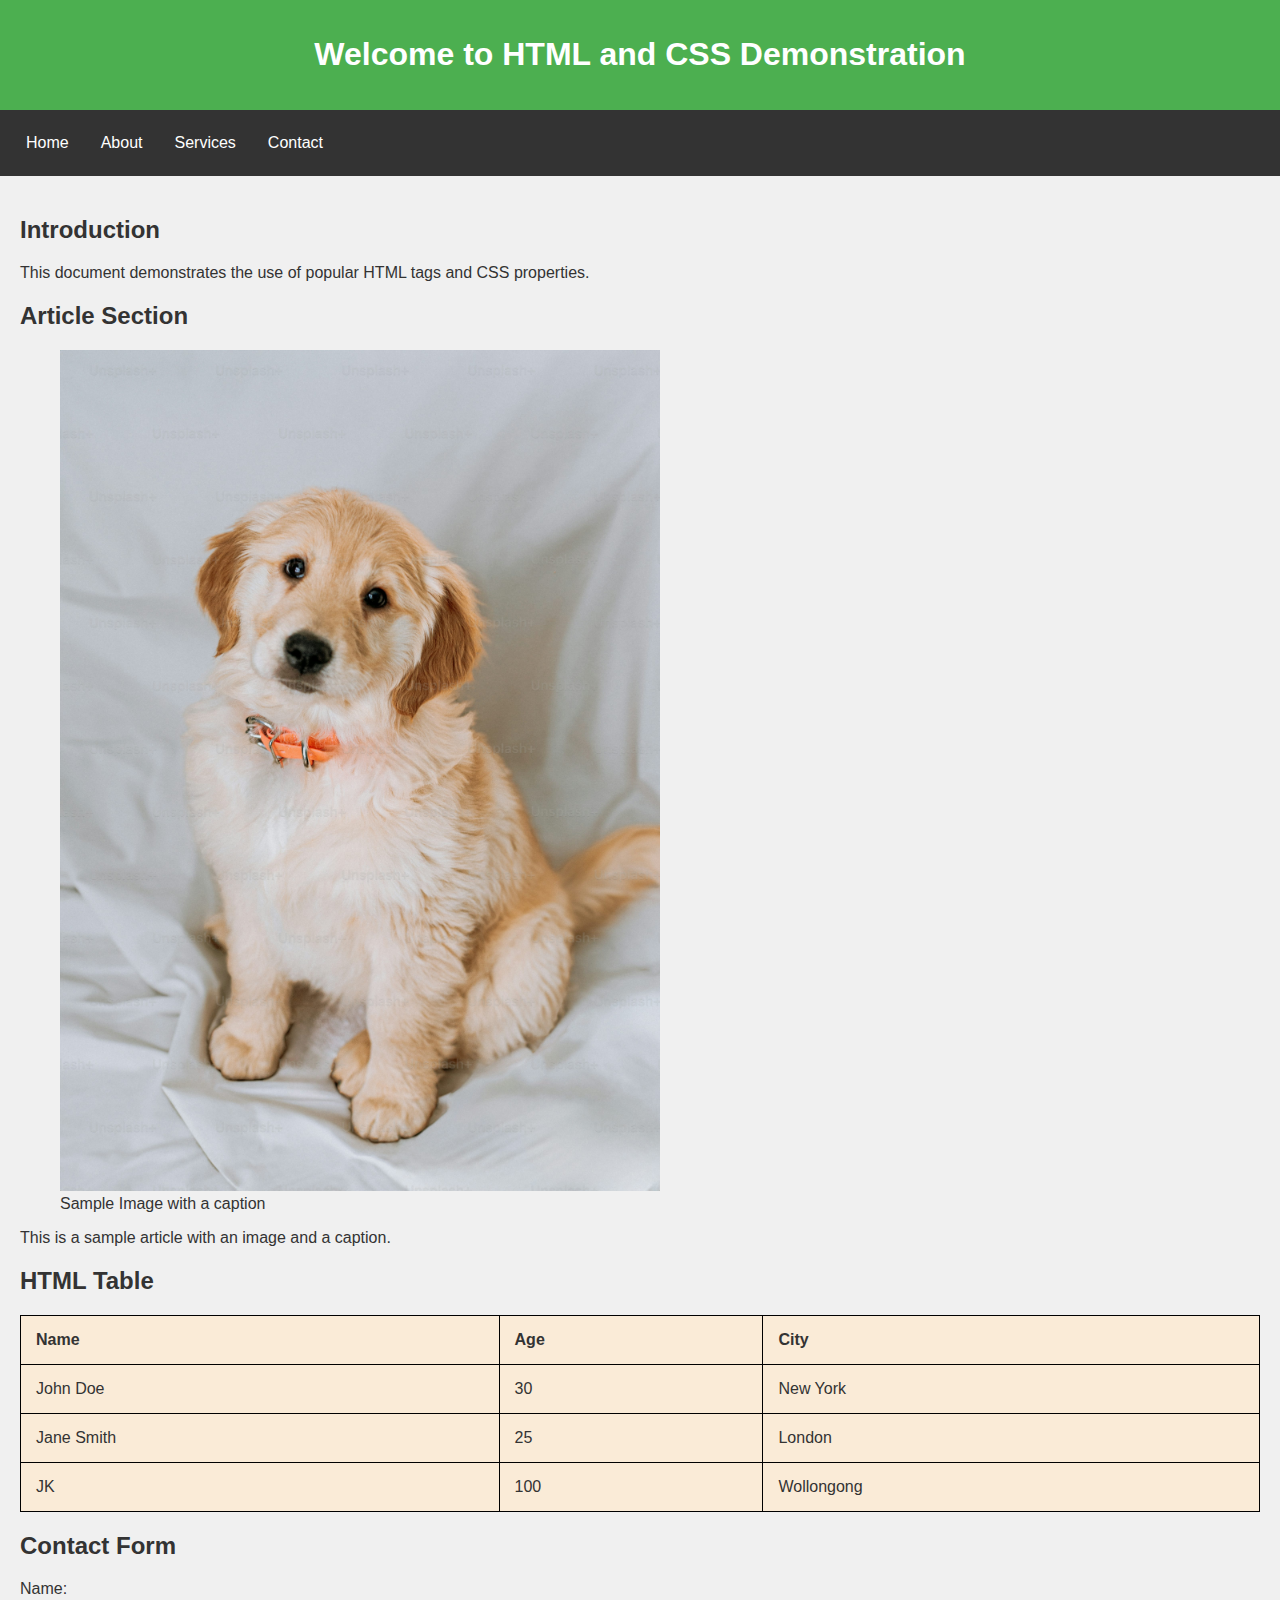
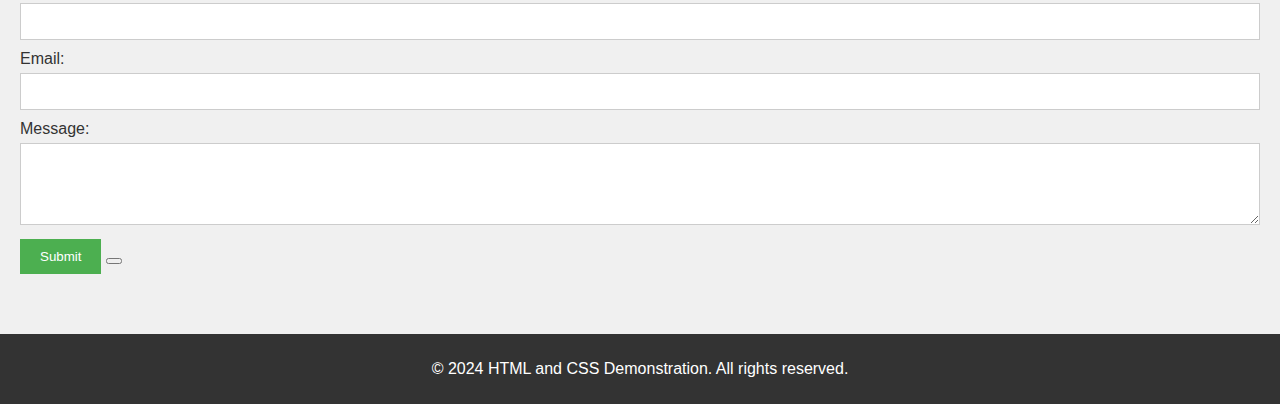
<file: ISIT 207/Activities/LearningA2/Activity1.html>
<!DOCTYPE html>
<html lang="en">
<head>
    <meta charset="UTF-8">
    <meta name="viewport" content="width=device-width, initial-scale=1.0">
    <title>HTML and CSS Demonstration</title>
    <style>
        /* Basic styles for body */
        body {
            font-family: Arial, sans-serif;
            margin: 0;
            padding: 0;
            background-color: #f0f0f0;
            color: #333;
        }

        /* Header styles */
        header {
            background-color: #4CAF50;
            color: white;
            padding: 15px;
            text-align: center;
        }

        /* Navigation bar styles */
        nav {
            margin: 0;
            padding: 10px;
            background-color: #333;
        }

        nav ul {
            list-style-type: none;
            margin: 0;
            padding: 0;
            overflow: hidden;
        }

        nav ul li {
            float: left;
        }

        nav ul li a {
            display: block;
            color: white;
            text-align: center;
            padding: 14px 16px;
            text-decoration: none;
        }

        nav ul li a:hover {
            background-color: #111;
        }

        /* Main content styles */
        main {
            padding: 20px;
        }

        /* Section and article styles */
        section, article {
            margin-bottom: 20px;
        }

        /* Footer styles */
        footer {
            background-color: #333;
            color: white;
            text-align: center;
            padding: 10px;
            margin-top: 20px; /* Add margin to separate footer from content */
        }

        /* Image styles */
        img {
            max-width: 100%;
            height: auto;
        }

        /* Table styles */
        table {
            width: 100%;
            border-collapse: collapse;
            background-color: antiquewhite;
        }

        table, th, td {
            border: 1px solid black;
        }

        th, td {
            padding: 15px;
            text-align: left;
        }
        tr:hover {
            background-color:#4CAF50;
        }

        /* Form styles */
        form {
            margin-top: 20px;
        }

        input[type="text"], input[type="email"], textarea {
            width: 100%;
            padding: 10px;
            margin: 5px 0 10px 0;
            border: 1px solid #ccc;
            box-sizing: border-box;
        }

        input[type="submit"] {
            background-color: #4CAF50;
            color: white;
            padding: 10px 20px;
            border: none;
            cursor: pointer;
        }

        input[type="submit"]:hover {
            background-color: #45a049;
        }

        /* Media query for responsiveness */
        @media (max-width: 600px) {
            nav ul li {
                float: none;
            }
        }
    </style>
</head>
<body>
    <!-- Header section -->
    <header>
        <h1>Welcome to HTML and CSS Demonstration</h1>
    </header>

    <!-- Navigation bar -->
    <nav>
        <ul>
            <li><a href="#">Home</a></li>
            <li><a href="about.html">About</a></li>
            <li><a href="#">Services</a></li>
            <li><a href="#">Contact</a></li>
        </ul>
    </nav>

    <!-- Main content -->
    <main>
        <!-- Section with a heading and paragraph -->
        <section>
            <h2>Introduction</h2>
            <p>This document demonstrates the use of popular HTML tags and CSS properties.</p>
        </section>

        <!-- Article with an image and a caption -->
        <article>
            <h2>Article Section</h2>
            <figure>
                <img src="Resources/dog.jpg" width="600" height="400" alt="doggy">
                <figcaption>Sample Image with a caption</figcaption>
            </figure>
            <p>This is a sample article with an image and a caption.</p>
        </article>

        <!-- Table example -->
        <section>
            <h2>HTML Table</h2>
            <table>
                <tr>
                    <th>Name</th>
                    <th>Age</th>
                    <th>City</th>
                </tr>
                <tr>
                    <td>John Doe</td>
                    <td>30</td>
                   
                    <td>New York</td>
                </tr>
                <tr>
                    <td>Jane Smith</td>
                    <td>25</td>
                    <td>London</td>
                </tr>
                <tr>
                    <td>JK</td>
                    <td>100</td>
                    <td>Wollongong</td>
                </tr>
            </table>
        </section>

        <!-- Form example -->
        <section>
            <h2>Contact Form</h2>
            <form action="#">
                <label for="name">Name:</label>
                <input type="text" id="name" name="name" required>
                
                <label for="email">Email:</label>
                <input type="email" id="email" name="email" required>
                
                <label for="message">Message:</label>
                <textarea id="message" name="message" rows="4" required></textarea>
                
                <input type="submit" value="Submit">
                <button></button>
        </section>
    </main>

    <!-- Footer section -->
    <footer>
        <p>&copy; 2024 HTML and CSS Demonstration. All rights reserved.</p>
    </footer>
</body>
</html>
</file>
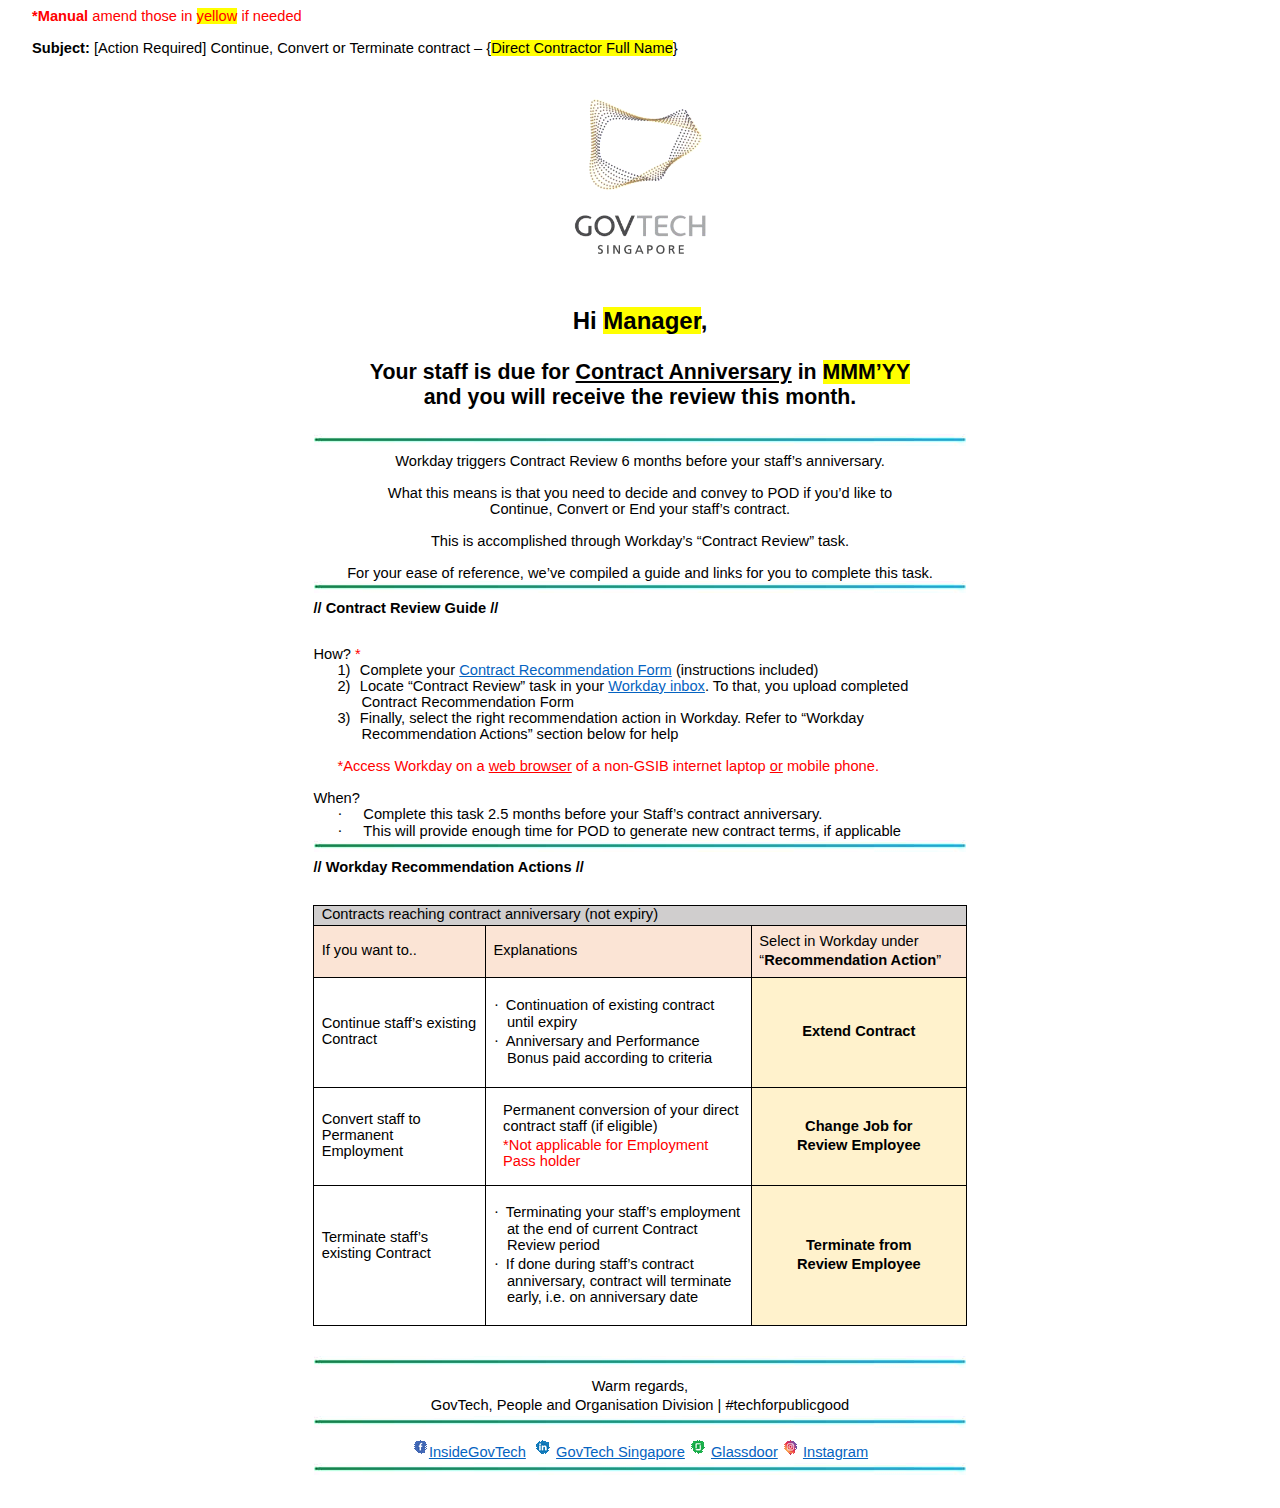
<file: Project Archives/UiPath Projects/Intern Projects/SendEmail/Template/MailTemplate.htm>
<!-- saved from url=(0061)file:///C:/Users/user/Documents/Template/TestMailTemplate.htm -->
<html><head><meta http-equiv="Content-Type" content="text/html; charset=windows-1252">

<meta name="Generator" content="Microsoft Word 15 (filtered)">
<style>
<!--
 /* Font Definitions */
 @font-face
	{font-family:Wingdings;
	panose-1:5 0 0 0 0 0 0 0 0 0;}
@font-face
	{font-family:"Cambria Math";
	panose-1:2 4 5 3 5 4 6 3 2 4;}
@font-face
	{font-family:DengXian;
	panose-1:2 1 6 0 3 1 1 1 1 1;}
@font-face
	{font-family:Calibri;
	panose-1:2 15 5 2 2 2 4 3 2 4;}
@font-face
	{font-family:"Segoe UI";
	panose-1:2 11 5 2 4 2 4 2 2 3;}
@font-face
	{font-family:"Lucida Sans";
	panose-1:2 11 6 2 3 5 4 2 2 4;}
@font-face
	{font-family:"\@DengXian";
	panose-1:2 1 6 0 3 1 1 1 1 1;}
 /* Style Definitions */
 p.MsoNormal, li.MsoNormal, div.MsoNormal
	{margin:0cm;
	font-size:11.0pt;
	font-family:"Calibri",sans-serif;}
h1
	{mso-style-link:"Heading 1 Char";
	margin-right:0cm;
	margin-left:0cm;
	font-size:24.0pt;
	font-family:"Calibri",sans-serif;
	font-weight:bold;}
a:link, span.MsoHyperlink
	{color:#0563C1;
	text-decoration:underline;}
p.MsoListParagraph, li.MsoListParagraph, div.MsoListParagraph
	{margin-top:0cm;
	margin-right:0cm;
	margin-bottom:0cm;
	margin-left:36.0pt;
	font-size:11.0pt;
	font-family:"Calibri",sans-serif;}
p.MsoListParagraphCxSpFirst, li.MsoListParagraphCxSpFirst, div.MsoListParagraphCxSpFirst
	{margin-top:0cm;
	margin-right:0cm;
	margin-bottom:0cm;
	margin-left:36.0pt;
	font-size:11.0pt;
	font-family:"Calibri",sans-serif;}
p.MsoListParagraphCxSpMiddle, li.MsoListParagraphCxSpMiddle, div.MsoListParagraphCxSpMiddle
	{margin-top:0cm;
	margin-right:0cm;
	margin-bottom:0cm;
	margin-left:36.0pt;
	font-size:11.0pt;
	font-family:"Calibri",sans-serif;}
p.MsoListParagraphCxSpLast, li.MsoListParagraphCxSpLast, div.MsoListParagraphCxSpLast
	{margin-top:0cm;
	margin-right:0cm;
	margin-bottom:0cm;
	margin-left:36.0pt;
	font-size:11.0pt;
	font-family:"Calibri",sans-serif;}
span.Heading1Char
	{mso-style-name:"Heading 1 Char";
	mso-style-link:"Heading 1";
	font-family:"Calibri",sans-serif;
	font-weight:bold;}
.MsoChpDefault
	{font-family:"Calibri",sans-serif;}
.MsoPapDefault
	{margin-bottom:8.0pt;
	line-height:107%;}
 /* Page Definitions */
 @page WordSection1
	{size:595.3pt 841.9pt;
	margin:72.0pt 72.0pt 72.0pt 72.0pt;}
div.WordSection1
	{page:WordSection1;}
 /* List Definitions */
 ol
	{margin-bottom:0cm;}
ul
	{margin-bottom:0cm;}
-->
</style>

</head>

<body lang="EN-SG" link="#0563C1" vlink="#954F72" style="word-wrap:break-word">

<div class="WordSection1">

<p class="MsoNormal" style="margin-left:36.0pt;text-indent:-18.0pt"><b><span style="color:red">*Manual</span></b><span style="color:red"> amend those in <span style="background:yellow">yellow</span> if needed</span></p>

<p class="MsoNormal"><a name="Email_to_Manager"><b>&nbsp;</b></a></p>

<p class="MsoNormal" style="margin-left:18.0pt"><b>Subject: </b>[Action Required]
Continue, Convert or Terminate contract � {<span style="background:yellow">Direct
Contractor Full Name</span>}</p>

<div align="center">

<table class="MsoTableGrid" border="1" cellspacing="0" cellpadding="0" width="666" style="width:499.5pt;border-collapse:collapse;border:none">
 <tbody><tr>
  <td width="666" valign="top" style="width:499.5pt;border:none;padding:0cm 5.4pt 0cm 5.4pt">
  <p class="MsoListParagraph" align="center" style="margin-left:0cm;text-align:
  center"><img width="227" height="227" id="Picture 11" src="./MailTemplate_files/image001.gif"></p>
  </td>
 </tr>
 <tr>
  <td width="666" valign="top" style="width:499.5pt;border:none;padding:0cm 5.4pt 0cm 5.4pt">
  <h1 align="center" style="margin-top:18.0pt;margin-right:0cm;margin-bottom:
  18.0pt;margin-left:0cm;text-align:center"><span style="font-size:18.0pt;
  font-family:&quot;Lucida Sans&quot;,sans-serif">Hi <span style="background:yellow">Manager</span>,<br>
  </span><span style="font-size:16.0pt;font-family:&quot;Lucida Sans&quot;,sans-serif"><br>
  Your staff is due for <u>Contract Anniversary</u> in <span style="background:
  yellow">MMM�YY</span><br>
  and you will receive the review this month.</span></h1>
  </td>
 </tr>
 <tr>
  <td width="666" valign="top" style="width:499.5pt;border:none;padding:0cm 5.4pt 0cm 5.4pt">
  <p class="MsoListParagraph" align="center" style="margin-top:0cm;margin-right:
  0cm;margin-bottom:5.25pt;margin-left:0cm;text-align:center"><span style="font-family:&quot;Lucida Sans&quot;,sans-serif"><img width="652" height="12" id="Picture 8" src="./MailTemplate_files/image002.jpg"></span></p>
  </td>
 </tr>
 <tr>
  <td width="666" valign="top" style="width:499.5pt;border:none;padding:0cm 5.4pt 0cm 5.4pt">
  <p class="MsoNormal" align="center" style="text-align:center"><span style="font-family:&quot;Lucida Sans&quot;,sans-serif">Workday triggers Contract Review
  6 months before your staff�s anniversary.</span></p>
  <p class="MsoNormal" align="center" style="text-align:center"><span style="font-family:&quot;Lucida Sans&quot;,sans-serif">&nbsp;</span></p>
  <p class="MsoNormal" align="center" style="text-align:center"><span style="font-family:&quot;Lucida Sans&quot;,sans-serif">What this means is that you need
  to decide and convey to POD if you�d like to </span></p>
  <p class="MsoNormal" align="center" style="text-align:center"><span style="font-family:&quot;Lucida Sans&quot;,sans-serif">Continue, Convert or End your
  staff�s contract.</span></p>
  <p class="MsoNormal" align="center" style="text-align:center"><span style="font-family:&quot;Lucida Sans&quot;,sans-serif">&nbsp;</span></p>
  <p class="MsoNormal" align="center" style="text-align:center"><span style="font-family:&quot;Lucida Sans&quot;,sans-serif">This is accomplished through
  Workday�s �Contract Review� task.</span></p>
  <p class="MsoNormal" align="center" style="text-align:center"><span style="font-family:&quot;Lucida Sans&quot;,sans-serif">&nbsp;</span></p>
  <p class="MsoListParagraph" align="center" style="margin-left:0cm;text-align:
  center"><span style="font-family:&quot;Lucida Sans&quot;,sans-serif">For your ease of
  reference, we�ve compiled a guide and links for you to complete this task.</span></p>
  </td>
 </tr>
 <tr>
  <td width="666" valign="top" style="width:499.5pt;border:none;padding:0cm 5.4pt 0cm 5.4pt">
  <p class="MsoListParagraph" align="center" style="margin-top:0cm;margin-right:
  0cm;margin-bottom:5.25pt;margin-left:0cm;text-align:center"><span style="font-family:&quot;Lucida Sans&quot;,sans-serif"><img width="652" height="12" id="Picture 3" src="./MailTemplate_files/image002.jpg"></span></p>
  </td>
 </tr>
 <tr>
  <td width="666" valign="top" style="width:499.5pt;border:none;padding:0cm 5.4pt 0cm 5.4pt">
  <p class="MsoListParagraphCxSpFirst" style="margin-top:0cm;margin-right:0cm;
  margin-bottom:5.25pt;margin-left:0cm"><b><span style="font-family:&quot;Lucida Sans&quot;,sans-serif">//
  Contract Review Guide //</span></b></p>
  <p class="MsoListParagraphCxSpLast" style="margin-top:0cm;margin-right:0cm;
  margin-bottom:5.25pt;margin-left:0cm"><span style="font-family:&quot;Lucida Sans&quot;,sans-serif">&nbsp;</span></p>
  <p class="MsoNormal"><span style="font-family:&quot;Lucida Sans&quot;,sans-serif">How? <span style="color:red">*</span></span></p>
  <p class="MsoListParagraphCxSpFirst" style="text-indent:-18.0pt"><span style="font-family:&quot;Lucida Sans&quot;,sans-serif">1)<span style="font:7.0pt &quot;Times New Roman&quot;">&nbsp;&nbsp;&nbsp;
  </span></span><span style="font-family:&quot;Lucida Sans&quot;,sans-serif">Complete
  your </span><a href="https://onespace.in.tech.gov.sg/sites/onespace/Resource/hr/resources/SiteAssets/Pages/all_forms/Contract%20Recommendation%20Form%20(Completion%20by%20Manager).xlsx"><span style="font-family:&quot;Lucida Sans&quot;,sans-serif">Contract Recommendation Form</span></a><span style="font-family:&quot;Lucida Sans&quot;,sans-serif"> (instructions included)</span></p>
  <p class="MsoListParagraphCxSpMiddle" style="text-indent:-18.0pt"><span style="font-family:&quot;Lucida Sans&quot;,sans-serif">2)<span style="font:7.0pt &quot;Times New Roman&quot;">&nbsp;&nbsp;&nbsp;
  </span></span><span style="font-family:&quot;Lucida Sans&quot;,sans-serif">Locate �Contract
  Review� task in your </span><a href="https://wd102.myworkday.com/wday/authgwy/sggovterp/login.htmld"><span style="font-family:&quot;Lucida Sans&quot;,sans-serif">Workday inbox</span></a><span style="font-family:&quot;Lucida Sans&quot;,sans-serif">. To that, you upload completed
  Contract Recommendation Form</span></p>
  <p class="MsoListParagraphCxSpLast" style="text-indent:-18.0pt"><span style="font-family:&quot;Lucida Sans&quot;,sans-serif">3)<span style="font:7.0pt &quot;Times New Roman&quot;">&nbsp;&nbsp;&nbsp;
  </span></span><span style="font-family:&quot;Lucida Sans&quot;,sans-serif">Finally,
  select the right recommendation action in Workday. Refer to �Workday
  Recommendation Actions� section below for help</span></p>
  <p class="MsoNormal" style="margin-left:18.0pt"><span style="font-family:&quot;Lucida Sans&quot;,sans-serif;
  color:red">&nbsp;</span></p>
  <p class="MsoNormal" style="margin-left:18.0pt"><span style="font-family:&quot;Lucida Sans&quot;,sans-serif;
  color:red">*Access Workday on a <u>web browser</u> of a non-GSIB internet
  laptop <u>or</u> mobile phone.</span></p>
  <p class="MsoNormal"><span style="font-family:&quot;Lucida Sans&quot;,sans-serif">&nbsp;</span></p>
  <p class="MsoNormal"><span style="font-family:&quot;Lucida Sans&quot;,sans-serif">When?</span></p>
  <p class="MsoListParagraphCxSpFirst" style="text-indent:-18.0pt"><span style="font-family:Symbol">�<span style="font:7.0pt &quot;Times New Roman&quot;">&nbsp;&nbsp;&nbsp;&nbsp;&nbsp;&nbsp;&nbsp;&nbsp;
  </span></span><span style="font-family:&quot;Lucida Sans&quot;,sans-serif">Complete
  this task 2.5 months before your Staff�s contract anniversary.</span></p>
  <p class="MsoListParagraphCxSpLast" style="text-indent:-18.0pt"><span style="font-family:Symbol">�<span style="font:7.0pt &quot;Times New Roman&quot;">&nbsp;&nbsp;&nbsp;&nbsp;&nbsp;&nbsp;&nbsp;&nbsp;
  </span></span><span style="font-family:&quot;Lucida Sans&quot;,sans-serif">This will provide
  enough time for POD to generate new contract terms, if applicable</span></p>
  </td>
 </tr>
 <tr>
  <td width="666" valign="top" style="width:499.5pt;border:none;padding:0cm 5.4pt 0cm 5.4pt">
  <p class="MsoListParagraph" align="center" style="margin-top:0cm;margin-right:
  0cm;margin-bottom:5.25pt;margin-left:0cm;text-align:center"><span style="font-family:&quot;Lucida Sans&quot;,sans-serif"><img border="0" width="652" height="12" id="Picture 4" src="./MailTemplate_files/image002.jpg"></span></p>
  </td>
 </tr>
 <tr style="height:310.5pt">
  <td width="666" valign="top" style="width:499.5pt;border:none;padding:0cm 5.4pt 0cm 5.4pt;
  height:310.5pt">
  <p class="MsoListParagraphCxSpFirst" style="margin-top:0cm;margin-right:0cm;
  margin-bottom:5.25pt;margin-left:0cm"><b><span style="font-family:&quot;Lucida Sans&quot;,sans-serif">//
  Workday Recommendation Actions //</span></b></p>
  <p class="MsoListParagraphCxSpLast" style="margin-top:0cm;margin-right:0cm;
  margin-bottom:5.25pt;margin-left:0cm"><span style="font-family:&quot;Lucida Sans&quot;,sans-serif">&nbsp;</span></p>
  <table class="MsoTableGrid" border="1" cellspacing="0" cellpadding="0" width="653" style="width:489.85pt;border-collapse:collapse;border:none">
   <tbody><tr style="height:8.35pt">
    <td width="653" colspan="3" valign="top" style="width:489.85pt;border:solid windowtext 1.0pt;
    background:#D0CECE;padding:0cm 5.4pt 0cm 5.4pt;height:8.35pt">
    <p class="MsoNormal" style="margin-bottom:2.25pt"><span style="font-family:
    &quot;Lucida Sans&quot;,sans-serif;color:black">Contracts reaching contract
    anniversary (not expiry)</span></p>
    </td>
   </tr>
   <tr style="height:39.1pt">
    <td width="168" style="width:126.25pt;border:solid windowtext 1.0pt;
    border-top:none;background:#FBE4D5;padding:0cm 5.4pt 0cm 5.4pt;height:39.1pt">
    <p class="MsoNormal" style="margin-bottom:2.25pt"><span style="font-family:
    &quot;Lucida Sans&quot;,sans-serif;color:black">If you want to..</span></p>
    </td>
    <td width="274" style="width:205.85pt;border-top:none;border-left:none;
    border-bottom:solid windowtext 1.0pt;border-right:solid windowtext 1.0pt;
    background:#FBE4D5;padding:0cm 5.4pt 0cm 5.4pt;height:39.1pt">
    <p class="MsoListParagraphCxSpFirst" style="margin-top:0cm;margin-right:0cm;
    margin-bottom:2.25pt;margin-left:0cm"><span style="font-family:&quot;Lucida Sans&quot;,sans-serif;
    color:black">Explanations</span></p>
    </td>
    <td width="210" style="width:157.75pt;border-top:none;border-left:none;
    border-bottom:solid windowtext 1.0pt;border-right:solid windowtext 1.0pt;
    background:#FBE4D5;padding:0cm 5.4pt 0cm 5.4pt;height:39.1pt">
    <p class="MsoListParagraphCxSpMiddle" style="margin-top:0cm;margin-right:
    0cm;margin-bottom:2.25pt;margin-left:0cm"><span style="font-family:&quot;Lucida Sans&quot;,sans-serif;
    color:black">Select in Workday under</span></p>
    <p class="MsoListParagraphCxSpLast" style="margin-top:0cm;margin-right:0cm;
    margin-bottom:2.25pt;margin-left:0cm"><span style="font-family:&quot;Lucida Sans&quot;,sans-serif;
    color:black">�<b>Recommendation Action</b>�</span></p>
    </td>
   </tr>
   <tr style="height:82.75pt">
    <td width="168" style="width:126.25pt;border:solid windowtext 1.0pt;
    border-top:none;padding:0cm 5.4pt 0cm 5.4pt;height:82.75pt">
    <p class="MsoNormal" style="margin-bottom:2.25pt"><span style="font-family:
    &quot;Lucida Sans&quot;,sans-serif;color:black">Continue staff�s existing Contract </span></p>
    </td>
    <td width="274" style="width:205.85pt;border-top:none;border-left:none;
    border-bottom:solid windowtext 1.0pt;border-right:solid windowtext 1.0pt;
    padding:0cm 5.4pt 0cm 5.4pt;height:82.75pt">
    <p class="MsoListParagraph" style="margin-top:0cm;margin-right:0cm;
    margin-bottom:2.25pt;margin-left:10.1pt;text-indent:-9.75pt"><span style="font-family:Symbol;color:black">�<span style="font:7.0pt &quot;Times New Roman&quot;">&nbsp;&nbsp;
    </span></span><span style="font-family:&quot;Lucida Sans&quot;,sans-serif;color:black">Continuation
    of existing contract until expiry</span></p>
    <p class="MsoListParagraph" style="margin-top:0cm;margin-right:0cm;
    margin-bottom:2.25pt;margin-left:10.1pt;text-indent:-9.75pt"><span style="font-family:Symbol;color:black">�<span style="font:7.0pt &quot;Times New Roman&quot;">&nbsp;&nbsp;
    </span></span><span style="font-family:&quot;Lucida Sans&quot;,sans-serif;color:black">Anniversary
    and Performance Bonus paid according to criteria</span></p>
    </td>
    <td width="210" style="width:157.75pt;border-top:none;border-left:none;
    border-bottom:solid windowtext 1.0pt;border-right:solid windowtext 1.0pt;
    background:#FFF2CC;padding:0cm 5.4pt 0cm 5.4pt;height:82.75pt">
    <p class="MsoListParagraphCxSpLast" align="center" style="margin-top:0cm;
    margin-right:0cm;margin-bottom:2.25pt;margin-left:0cm;text-align:center"><b><span style="font-family:&quot;Lucida Sans&quot;,sans-serif;color:black">Extend Contract</span></b></p>
    </td>
   </tr>
   <tr style="height:73.3pt">
    <td width="168" style="width:126.25pt;border:solid windowtext 1.0pt;
    border-top:none;padding:0cm 5.4pt 0cm 5.4pt;height:73.3pt">
    <p class="MsoNormal" style="margin-bottom:2.25pt"><span style="font-family:
    &quot;Lucida Sans&quot;,sans-serif;color:black">Convert staff to Permanent Employment</span></p>
    </td>
    <td width="274" style="width:205.85pt;border-top:none;border-left:none;
    border-bottom:solid windowtext 1.0pt;border-right:solid windowtext 1.0pt;
    padding:0cm 5.4pt 0cm 5.4pt;height:73.3pt">
    <p class="MsoNormal" style="margin-top:0cm;margin-right:0cm;margin-bottom:
    2.3pt;margin-left:7.2pt"><span style="font-family:&quot;Lucida Sans&quot;,sans-serif;
    color:black">Permanent conversion of your direct contract staff (if eligible)</span></p>
    <p class="MsoNormal" style="margin-top:0cm;margin-right:0cm;margin-bottom:
    2.3pt;margin-left:7.2pt"><span style="font-family:&quot;Lucida Sans&quot;,sans-serif;
    color:red">*Not applicable for Employment Pass holder</span></p>
    </td>
    <td width="210" style="width:157.75pt;border-top:none;border-left:none;
    border-bottom:solid windowtext 1.0pt;border-right:solid windowtext 1.0pt;
    background:#FFF2CC;padding:0cm 5.4pt 0cm 5.4pt;height:73.3pt">
    <p class="MsoListParagraphCxSpFirst" align="center" style="margin-top:0cm;
    margin-right:0cm;margin-bottom:2.25pt;margin-left:0cm;text-align:center"><b><span style="font-family:&quot;Lucida Sans&quot;,sans-serif;color:black">Change Job for </span></b></p>
    <p class="MsoListParagraphCxSpLast" align="center" style="margin-top:0cm;
    margin-right:0cm;margin-bottom:2.25pt;margin-left:0cm;text-align:center"><b><span style="font-family:&quot;Lucida Sans&quot;,sans-serif;color:black">Review Employee</span></b></p>
    </td>
   </tr>
   <tr style="height:104.8pt">
    <td width="168" style="width:126.25pt;border:solid windowtext 1.0pt;
    border-top:none;padding:0cm 5.4pt 0cm 5.4pt;height:104.8pt">
    <p class="MsoNormal" style="margin-bottom:2.25pt"><span style="font-family:
    &quot;Lucida Sans&quot;,sans-serif;color:black">Terminate staff�s existing
    Contract&nbsp;</span></p>
    <p class="MsoNormal" style="margin-bottom:2.25pt"><span style="font-family:
    &quot;Lucida Sans&quot;,sans-serif">&nbsp;</span></p>
    </td>
    <td width="274" style="width:205.85pt;border-top:none;border-left:none;
    border-bottom:solid windowtext 1.0pt;border-right:solid windowtext 1.0pt;
    padding:0cm 5.4pt 0cm 5.4pt;height:104.8pt">
    <p class="MsoListParagraph" style="margin-top:0cm;margin-right:0cm;
    margin-bottom:2.25pt;margin-left:10.1pt;text-indent:-9.75pt"><span style="font-family:Symbol;color:black">�<span style="font:7.0pt &quot;Times New Roman&quot;">&nbsp;&nbsp;
    </span></span><span style="font-family:&quot;Lucida Sans&quot;,sans-serif;color:black">Terminating
    your staff�s employment at the end of current Contract Review period</span></p>
    <p class="MsoListParagraph" style="margin-top:0cm;margin-right:0cm;
    margin-bottom:2.25pt;margin-left:10.1pt;text-indent:-9.75pt"><span style="font-family:Symbol;color:black">�<span style="font:7.0pt &quot;Times New Roman&quot;">&nbsp;&nbsp;
    </span></span><span style="font-family:&quot;Lucida Sans&quot;,sans-serif;color:black">If
    done during staff�s contract anniversary, contract will terminate early,
    i.e. on anniversary date</span></p>
    </td>
    <td width="210" style="width:157.75pt;border-top:none;border-left:none;
    border-bottom:solid windowtext 1.0pt;border-right:solid windowtext 1.0pt;
    background:#FFF2CC;padding:0cm 5.4pt 0cm 5.4pt;height:104.8pt">
    <p class="MsoListParagraphCxSpMiddle" align="center" style="margin-top:0cm;
    margin-right:0cm;margin-bottom:2.25pt;margin-left:0cm;text-align:center"><b><span style="font-family:&quot;Lucida Sans&quot;,sans-serif;color:black">Terminate from </span></b></p>
    <p class="MsoListParagraphCxSpLast" align="center" style="margin-top:0cm;
    margin-right:0cm;margin-bottom:2.25pt;margin-left:0cm;text-align:center"><b><span style="font-family:&quot;Lucida Sans&quot;,sans-serif;color:black">Review Employee</span></b></p>
    </td>
   </tr>
  </tbody></table>
  <p class="MsoListParagraph" style="margin-top:0cm;margin-right:0cm;margin-bottom:
  5.25pt;margin-left:0cm"></p>
  </td>
 </tr>
 <tr>
  <td width="666" valign="top" style="width:499.5pt;border:none;padding:0cm 5.4pt 0cm 5.4pt">
  <p class="MsoListParagraphCxSpFirst" align="center" style="margin-top:0cm;
  margin-right:0cm;margin-bottom:5.25pt;margin-left:0cm;text-align:center"><span style="font-family:&quot;Lucida Sans&quot;,sans-serif">&nbsp;</span></p>
  <p class="MsoListParagraphCxSpLast" align="center" style="margin-top:0cm;
  margin-right:0cm;margin-bottom:5.25pt;margin-left:0cm;text-align:center"><span style="font-family:&quot;Lucida Sans&quot;,sans-serif"><img border="0" width="652" height="12" id="Picture 5" src="./MailTemplate_files/image002.jpg"></span></p>
  </td>
 </tr>
 <tr>
  <td width="666" valign="top" style="width:499.5pt;border:none;padding:0cm 5.4pt 0cm 5.4pt">
  <p class="MsoNormal" align="center" style="margin-top:2.25pt;margin-right:0cm;
  margin-bottom:2.25pt;margin-left:0cm;text-align:center"><span style="font-family:&quot;Lucida Sans&quot;,sans-serif;color:black">Warm regards,</span></p>
  <p class="MsoListParagraph" align="center" style="margin-top:2.25pt;margin-right:
  0cm;margin-bottom:2.25pt;margin-left:0cm;text-align:center"><span style="font-family:&quot;Lucida Sans&quot;,sans-serif;color:black">GovTech, People and
  Organisation Division | #techforpublicgood</span></p>
  </td>
 </tr>
 <tr>
  <td width="666" valign="top" style="width:499.5pt;border:none;padding:0cm 5.4pt 0cm 5.4pt">
  <p class="MsoListParagraph" align="center" style="margin-top:0cm;margin-right:
  0cm;margin-bottom:5.25pt;margin-left:0cm;text-align:center"><span style="font-family:&quot;Lucida Sans&quot;,sans-serif"><img border="0" width="652" height="12" id="Picture 6" src="./MailTemplate_files/image002.jpg"></span></p>
  </td>
 </tr>
 <tr>
  <td width="666" valign="top" style="width:499.5pt;border:none;padding:0cm 5.4pt 0cm 5.4pt">
  <p class="MsoNormal" align="center" style="margin-top:2.25pt;margin-right:0cm;
  margin-bottom:2.25pt;margin-left:0cm;text-align:center"><span style="font-family:&quot;Lucida Sans&quot;,sans-serif;color:#595959"><img border="0" width="17" height="19" id="Picture 13" src="./MailTemplate_files/image003.gif"></span><a href="file:///C:/Users/gt-jleesy/Desktop/Employee%20Experience/Outgoing%20Email%20Templates/go.gov.sg/fbinsidegovtech"><span lang="EN-GB" style="font-family:&quot;Lucida Sans&quot;,sans-serif">InsideGovTech</span></a><span lang="EN-GB" style="font-family:&quot;Lucida Sans&quot;,sans-serif;color:#595959">&nbsp; </span><span style="font-family:&quot;Lucida Sans&quot;,sans-serif"><img border="0" width="18" height="19" id="Picture 14" src="./MailTemplate_files/image004.gif"></span><span style="font-family:&quot;Lucida Sans&quot;,sans-serif;color:#595959">&nbsp;</span><a href="http://go.gov.sg/govtechlinkedin"><span style="font-family:&quot;Lucida Sans&quot;,sans-serif">GovTech
  Singapore</span></a><span style="font-family:&quot;Lucida Sans&quot;,sans-serif;
  color:#595959"> </span><span style="font-family:&quot;Lucida Sans&quot;,sans-serif;
  color:#595959"><img border="0" width="18" height="19" id="Picture 15" src="./MailTemplate_files/image005.gif"></span><span style="font-family:
  &quot;Lucida Sans&quot;,sans-serif;color:#595959">&nbsp;</span><a href="https://go.gov.sg/govtechglassdoor"><span style="font-family:&quot;Lucida Sans&quot;,sans-serif">Glassdoor</span></a><span style="font-family:&quot;Lucida Sans&quot;,sans-serif;color:#595959"> </span><span style="font-family:&quot;Lucida Sans&quot;,sans-serif"><img border="0" width="17" height="19" id="Picture 16" src="./MailTemplate_files/image006.gif"></span><span style="font-family:&quot;Lucida Sans&quot;,sans-serif;color:#595959">&nbsp;</span><a href="http://go.gov.sg/govtechinstagram"><span style="font-family:&quot;Lucida Sans&quot;,sans-serif">Instagram</span></a></p>
  </td>
 </tr>
 <tr>
  <td width="666" valign="top" style="width:499.5pt;border:none;padding:0cm 5.4pt 0cm 5.4pt">
  <p class="MsoListParagraph" align="center" style="margin-top:0cm;margin-right:
  0cm;margin-bottom:5.25pt;margin-left:0cm;text-align:center"><span style="font-family:&quot;Lucida Sans&quot;,sans-serif"><img border="0" width="652" height="12" id="Picture 7" src="./MailTemplate_files/image002.jpg"></span></p>
  </td>
 </tr>
</tbody></table>

</div>

<p class="MsoNormal" style="margin-bottom:8.0pt;line-height:107%"><b><span style="line-height:107%;font-family:&quot;Arial&quot;,sans-serif">&nbsp;</span></b></p>

</div>




</body></html>
</file>
<file: ISIT 207/Assignment_2/style.css>
* {
    margin: 0;
    padding: 0;
}

html {
    scroll-behavior: smooth;
}

a {
    text-decoration: none;
}

::-webkit-scrollbar {
    width: 1.5em;
}

::-webkit-scrollbar-track {
    background: hsl(39, 100%, 66%);
    border-radius: 100vw;
    margin-block: 0.5em;
}

::-webkit-scrollbar-thumb {
    background: hsl(39, 100%, 35%);
    border: .25em solid hsl(39, 100%, 66%);
    border-radius: 100vw;
}

::-webkit-scrollbar-thumb:hover {
    background: hsl(42, 100%, 27%);
}

/* Logo Styles */
#logo {
    text-align: center;
    margin: 20px 0;
}


#logo img {
    width: 250px;
    height: auto;
    transition: transform 0.3s ease;
    border-radius: 10px;
}

#logo img:hover {
    transform: scale(1.05);
}



/* Body */
body {
    font-family: "Arial", sans-serif;
    background-color: #f9f9f9;
    color: #333;
    line-height: 1.6;
    margin: 0;
    padding: 0;
}

/* Header */
header {
    background-color: #333;
    padding: 20px 0;
    text-align: center;

}

header .logo img {
    max-width: 150px;

}

nav ul {
    list-style: none;
    animation: fadeIn 2s 0.1s ease-out backwards;
}

nav ul li {
    display: inline;
    margin: 0 15px;
}

nav ul li a {
    color: #fff;
    text-decoration: none;
    font-size: 20px;
}

nav ul li a:hover {
    color: #f39c12;
}


@media screen and (min-width: 768px) {
    .icon {
        display: none;
    }
}

@media screen and (max-width: 760px) {
    #links {
        display: none;
    }

    #links a {
        display: block;
        border-bottom: 2px solid lightgrey;
        border-radius: 25px;
    }
}

/* Banner */
.banner {
    background-color: #f39c12;
    color: #fff;
    padding: 70px 20px;
    text-align: center;
    animation: fadeIn 2s 0.1s ease-out backwards;
}

.banner h1 {
    font-size: 48px;
    margin-bottom: 10px;
}

@media screen and (max-width: 360px) {
    .banner h1 {
        font-size: 25px;
    }
}


.banner p {
    font-size: 20px;
    margin-bottom: 30px;
}

.btn {
    background-color: #333;
    color: #fff;
    padding: 10px 20px;
    border-radius: 8px;
    cursor: pointer;
    font-size: 18px;
    text-transform: uppercase;
    text-decoration: none;
    margin-top: 10px;
}

.btn:hover {
    color: #f39c12;
}

/* Cars Section */
#cars {
    padding: 50px 20px;
    text-align: center;
}

.car_list {
    justify-content: space-around;
    overflow-x: scroll;
    overflow-y: hidden;
    white-space: nowrap;
}

.car_item {
    background-color: #fff;
    border-radius: 10px;
    box-shadow: 0 4px 8px rgba(0, 0, 0, 0.1);
    padding: 30px;
    width: 30%;
    text-align: center;
    display: inline-block;
    margin-bottom: 20px;
    margin-left: 20px;
    animation: scroll_right 15s linear infinite;

}

.car_item img {
    max-width: 100%;
}

.car_item img:hover {
    transform: translateZ(20px);
}

.car_item h3 {
    margin: 10px 0;
    font-size: 24px;
    color: #333;
}



.car_item p {
    color: #f39c12;
    font-size: 18px;
}

#cars h2 {
    padding-bottom: 20px;
}

.tag {
    font-size: 16px;
    padding: 8px;
    top: 10px;
    position: relative;
    text-align: center;
    border-radius: 20px;
    background-color: #ff9800;
    color: white;
    font-weight: bold;
}

@media screen and (max-width: 820px) {
    .tag {
        top: 10px;
        font-size: 13px;
        padding: 5px;
    }
}


/* Reservation, Report, Return Form */
#report,
#reservation,
#returning {
    background-color: #fff;
    padding: 50px 20px;
    text-align: center;
}


form {
    max-width: 500px;
    margin: 0 auto;
}

form label {
    display: block;
    font-size: 18px;
    margin-bottom: 5px;
}

form input,
form select {
    padding: 10px;
    margin-bottom: 20px;
    border: 1px solid #ccc;
    border-radius: 5px;
    font-size: 14px;
    width: 100%;
    box-sizing: border-box;
}

form button {
    width: 100%;
    padding: 10px;
    background-color: #f39c12;
    color: #fff;
    font-size: 18px;
    border: none;
    cursor: pointer;
}

form button:hover {
    background-color: #333;
}

/* About Us */
#about_container {
    margin: 7% 10%;
    display: flex;
    align-items: center;
}

.about_left {
    width: 45%;
}

.about_right {
    float: right;
    width: 55%;
    display: flex;
    align-items: center;
}

.about_right span {
    margin-left: 60px;
}

.about_right h1 {
    color: #ff9800;
    font-size: 40px;
    font-weight: 600;
}

.about_right h2 {
    font-size: 40px;
    font-weight: 600;
    margin-top: 0;
}

.about_right p {
    margin-top: 1em;
    font-size: 20px;
}

@media screen and (max-width: 768px) {
    .about_left {
        width: 30%;
    }

    .about_right {
        width: 70%;
    }

    .about_right h1 {
        font-size: 25px;
    }

    .about_right h2 {
        font-size: 20px;
        font-weight: 600;
        margin-top: 0;
    }

    .about_right p {
        font-size: 15px;
    }
}


/* Footer */
footer {
    background-color: #333;
    color: #fff;
    width: 100%;
}

#footer_container {
    padding: 20px 0 100px 0;
    margin: 0 40px;
    display: flex;
    align-items: center;
}

#footer_left {
    width: 70%;
}


#footer_right {
    width: 30%;
    text-align: right;
    color: #fff;
    font-family: "Helvetica Neue", sans-serif;
}

#footer_right p {
    font-size: 15px;
    margin-bottom: 15px;
    font-family: "Arial", sans-serif;
}

#footer_email a {
    color: #fff;

}

#copyright {
    text-align: center;
    padding-bottom: 10px;
}

@media screen and (max-width:500px) {
    #footer_left {
        display: none;
    }

    #footer_container {
        display: block;
        margin: 0 10px;
    }

    #footer_right p {
        text-align: center;
    }

}

/* Login Page Styling */
#login, #register {
    display: flex;
    justify-content: center;
    align-items: center;
    min-height: 70vh;
    background-color: #f0f0f0;
}

.login_container, .register_container {
    background-color: white;
    padding: 40px;
    border-radius: 10px;
    box-shadow: 0 4px 10px rgba(0, 0, 0, 0.1);
    max-width: 400px;
    width: 100%;
    text-align: center;

}

.login_container h2, .register_container h2 {
    color: #f39c12;
    margin-bottom: 20px;
}

#login_form, #register_form{
    display: flex;
    flex-direction: column;
}

#login_form label, #register_form label {
    font-size: 14px;
    margin-bottom: 8px;
    text-align: left;
    color: #333;
}


.login_container p{ 
    margin-top: 10px;
}

.register_container p {
    margin-top: 10px;
}

.login_container a {
    color: #f39c12;
    text-decoration: none;
}

.register_container a {
    color: #f39c12;
    text-decoration: none;
}

.login_container a:hover, .register_containers a:hover  {
    text-decoration: underline;
}

/* hide elements */
.hidden {
    display: none;
}

/* animation keyframes */
@keyframes scroll_right {
    0% {
        transform: translate(0, 0);
    }

    100% {
        transform: translate(-100%, 0);
    }
}

@keyframes fadeIn {
    0% {
        opacity: 0;
        transform: translateY(80%);
    }

    20% {
        opacity: 0;
    }

    50% {
        opacity: 1;
        transform: translateY(0%);
    }

    100% {
        opacity: 1;
        transform: translate(0%);
    }
}

/* media query */

@media screen and (max-width: 768px) {
    .car_item {
        width: 80%;
    }
}
</file>
<file: Project Archives/Portfolio Project HTML/style.css>
/* Basic Reset */
* {
    margin: 0;
    padding: 0;
    box-sizing: border-box;
}

/* Body Styling */
body {
    font-family: "Arial", sans-serif;
    background: #f4f4f9;
    color: #333;
    line-height: 1.6;
    padding: 0;
    margin: 0;
}

/* Header and Logo */
header#logo {
    background-color: #333;
    padding: 20px;
    text-align: center;
    animation: fadeIn 2s ease-in-out;
}

header#logo img {
    max-width: 120px;
    animation: fadeInUp 2s ease-in-out;
}

/* Navigation */
#nav-flex-container {
    background-color: #333;
    display: flex;
    justify-content: center;
    padding: 20px 0;
    animation: fadeIn 2s ease-in-out;
}

.main-menu {
    list-style-type: none;
    display: flex;
}

.main-menu li {
    margin: 0 20px;
}

.main-menu li a {
    text-decoration: none;
    color: #fff;
    font-size: 18px;
    transition: color 0.3s ease;
    position: relative;
}

.main-menu li a::before {
    content: "";
    position: absolute;
    width: 100%;
    height: 2px;
    background: #f39c12;
    bottom: -5px;
    left: 0;
    transform: scaleX(0);
    transform-origin: right;
    transition: transform 0.3s ease-in-out;
}

.main-menu li a:hover {
    color: #f39c12;
}

.main-menu li a:hover::before {
    transform: scaleX(1);
    transform-origin: left;
}

/* Main Section */
main {
    padding: 40px;
    text-align: center;
    background-color: #fff;
    min-height: 100vh;
    animation: fadeIn 2s ease-in-out;
}

#flex-container {
    display: flex;
    flex-direction: column;
    align-items: center;
    justify-content: center;
}

#s1 {
    margin-bottom: 20px;
    animation: fadeIn 2s ease-in-out;
}

#s1 img {
    width: 100%;
    max-width: 400px;
    border-radius: 10px;
    box-shadow: 0px 5px 15px rgba(0, 0, 0, 0.1);
    transition: transform 0.4s ease-in-out, box-shadow 0.4s ease-in-out;
}

#s1 img:hover {
    transform: scale(1.05);
    box-shadow: 0px 10px 20px rgba(0, 0, 0, 0.2);
}

#text1 {
    font-size: 24px;
    font-weight: bold;
    color: #333;
    line-height: 1.5;
    animation: fadeInUp 2s ease-in-out;
}

/* Footer */
footer {
    background-color: #333;
    color: #fff;
    padding: 10px;
    text-align: center;
    position: fixed;
    width: 100%;
    bottom: 0;
    animation: fadeIn 2s ease-in-out;
}

/* Responsive Styling */
@media (max-width: 768px) {
    .main-menu {
        flex-direction: column;
        align-items: center;
    }

    .main-menu li {
        margin: 10px 0;
    }

    main {
        padding: 20px;
    }

    #social-media-section h2,
    #feedback-section h2 {
        font-size: 24px;
    }

    #fb textarea {
        font-size: 14px;
    }
}

@keyframes fadeIn {
    from {
        opacity: 0;
    }

    to {
        opacity: 1;
    }
}

@keyframes fadeInUp {
    from {
        opacity: 0;
        transform: translateY(30px);
    }

    to {
        opacity: 1;
        transform: translateY(0);
    }
}
</file>
